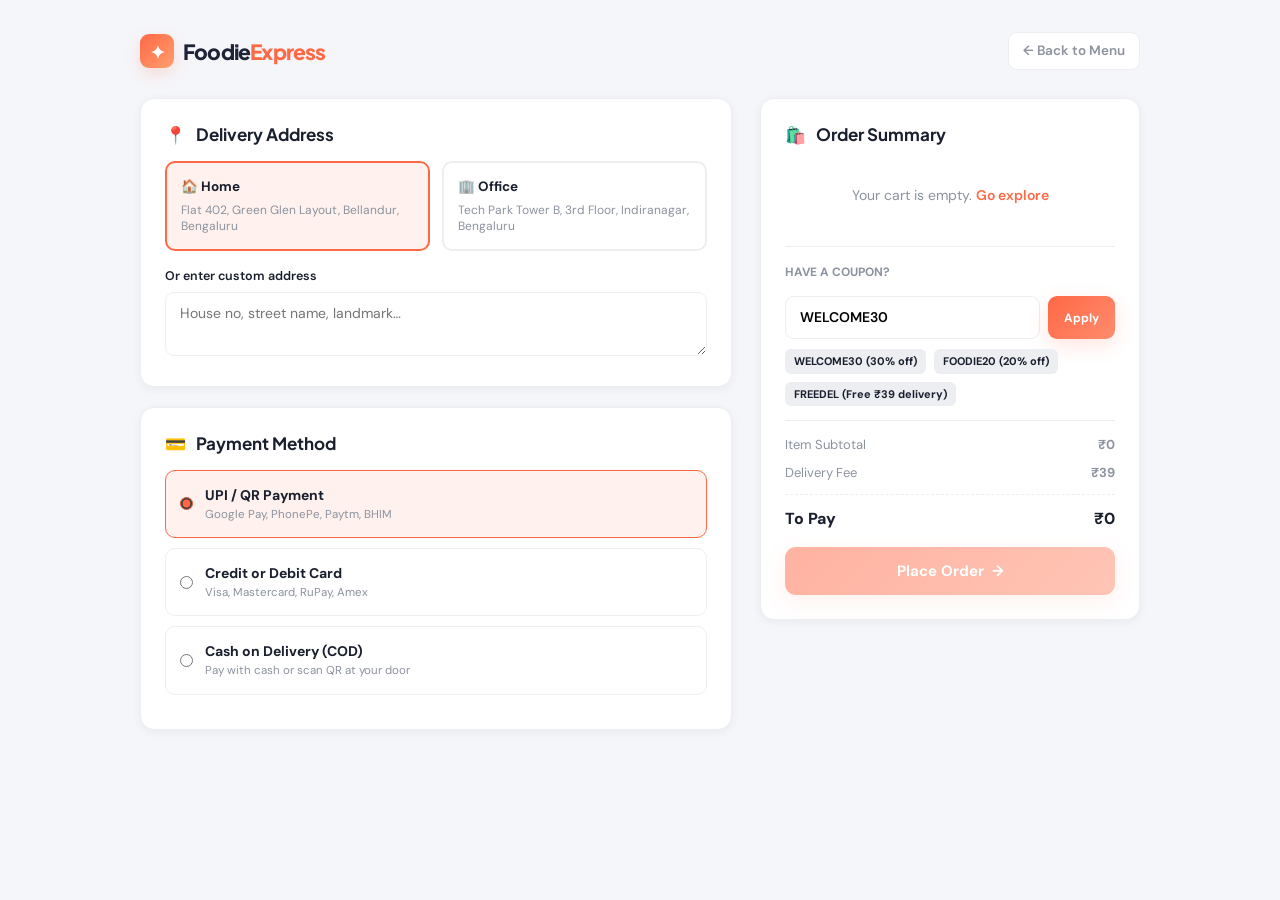
<file: frontend/checkout.html>
<!DOCTYPE html>
<html lang="en">
<head>
  <meta charset="UTF-8">
  <meta name="viewport" content="width=device-width, initial-scale=1.0">
  <title>Checkout — FoodieExpress</title>
  <link rel="preconnect" href="https://fonts.googleapis.com">
  <link rel="preconnect" href="https://fonts.gstatic.com" crossorigin>
  <link href="https://fonts.googleapis.com/css2?family=DM+Sans:wght@400;500;600;700&family=Plus+Jakarta+Sans:wght@600;700;800&display=swap" rel="stylesheet">
  <link rel="stylesheet" href="css/style.css">
  <style>
    .checkout-page {
      max-width: 1040px;
      margin: 0 auto;
      padding: 32px 20px 80px;
    }
    .checkout-nav {
      display: flex;
      align-items: center;
      justify-content: space-between;
      margin-bottom: 28px;
    }
    .checkout-back-link {
      display: inline-flex;
      align-items: center;
      gap: 8px;
      color: var(--muted);
      font-weight: 600;
      font-size: 13.5px;
      padding: 8px 14px;
      background: var(--white);
      border: 1px solid var(--line);
      border-radius: 9px;
      transition: all var(--transition);
    }
    .checkout-back-link:hover {
      color: var(--orange);
      border-color: var(--orange);
    }
    .checkout-grid {
      display: grid;
      grid-template-columns: 1fr 380px;
      gap: 28px;
      align-items: start;
    }
    @media (max-width: 860px) {
      .checkout-grid {
        grid-template-columns: 1fr;
      }
    }
    .checkout-card {
      background: var(--white);
      border: 1px solid var(--line);
      border-radius: var(--radius);
      padding: 24px;
      margin-bottom: 20px;
      box-shadow: var(--shadow-sm);
    }
    .checkout-card h3 {
      font: 700 17px "Plus Jakarta Sans", sans-serif;
      margin-bottom: 16px;
      display: flex;
      align-items: center;
      gap: 10px;
    }
    .saved-addr-grid {
      display: grid;
      grid-template-columns: repeat(auto-fit, minmax(200px, 1fr));
      gap: 12px;
      margin-bottom: 16px;
    }
    .addr-card {
      border: 2px solid var(--line);
      border-radius: 10px;
      padding: 14px;
      cursor: pointer;
      transition: all var(--transition);
    }
    .addr-card.selected {
      border-color: var(--orange);
      background: var(--orange-soft);
    }
    .addr-card strong {
      display: block;
      font-size: 13.5px;
      margin-bottom: 4px;
    }
    .addr-card p {
      font-size: 12px;
      color: var(--muted);
      line-height: 1.4;
      margin: 0;
    }
    .payment-option {
      display: flex;
      align-items: center;
      gap: 12px;
      padding: 14px;
      border: 1.5px solid var(--line);
      border-radius: 10px;
      margin-bottom: 10px;
      cursor: pointer;
      transition: all var(--transition);
    }
    .payment-option:hover {
      border-color: var(--muted);
    }
    .payment-option.selected {
      border-color: var(--orange);
      background: var(--orange-soft);
    }
    .payment-option input[type="radio"] {
      accent-color: var(--orange);
    }
    .coupon-box {
      display: flex;
      gap: 8px;
      margin-top: 14px;
    }
    .coupon-box input {
      flex: 1;
      padding: 10px 14px;
      border: 1.5px solid var(--line);
      border-radius: 9px;
      text-transform: uppercase;
      font-weight: 600;
    }
    .coupon-pills {
      display: flex;
      flex-wrap: wrap;
      gap: 8px;
      margin-top: 10px;
    }
    .coupon-pill {
      font-size: 11px;
      font-weight: 700;
      padding: 4px 9px;
      background: var(--line);
      border-radius: 6px;
      cursor: pointer;
      transition: all .2s;
    }
    .coupon-pill:hover {
      background: var(--orange-soft);
      color: var(--orange);
    }
    .order-items-list {
      max-height: 240px;
      overflow-y: auto;
      margin-bottom: 16px;
    }
    .order-item-row {
      display: flex;
      justify-content: space-between;
      padding: 10px 0;
      border-bottom: 1px solid var(--line);
      font-size: 13px;
    }
    .bill-row {
      display: flex;
      justify-content: space-between;
      font-size: 13px;
      margin-bottom: 8px;
      color: var(--muted);
    }
    .bill-row.total-row {
      font-size: 16px;
      font-weight: 800;
      color: var(--ink);
      border-top: 1.5px dashed var(--line);
      padding-top: 12px;
      margin-top: 12px;
    }
    .place-order-btn {
      width: 100%;
      height: 48px;
      font-size: 15px;
      font-weight: 700;
      border-radius: 11px;
      background: linear-gradient(135deg, var(--orange), var(--orange-mid));
      color: white;
      box-shadow: 0 6px 20px var(--orange-glow);
      display: flex;
      align-items: center;
      justify-content: center;
      gap: 8px;
      transition: all var(--transition);
      margin-top: 16px;
    }
    .place-order-btn:hover {
      transform: translateY(-2px);
      box-shadow: 0 10px 26px rgba(255,104,69,.4);
    }
  </style>
</head>
<body>
  <div class="checkout-page">
    <div class="checkout-nav">
      <a href="index.html" class="brand" style="padding:0">
        <span class="brand-mark">✦</span>
        <span>Foodie<span>Express</span></span>
      </a>
      <a href="index.html" class="checkout-back-link">← Back to Menu</a>
    </div>

    <div class="checkout-grid" id="checkoutGrid">
      <!-- Left Column: Delivery & Payment -->
      <div class="checkout-main">
        <!-- Delivery Address -->
        <div class="checkout-card">
          <h3><span>📍</span> Delivery Address</h3>
          <div class="saved-addr-grid" id="addressGrid">
            <div class="addr-card selected" data-address="Flat 402, Green Glen Layout, Bellandur, Bengaluru">
              <strong>🏠 Home</strong>
              <p>Flat 402, Green Glen Layout, Bellandur, Bengaluru</p>
            </div>
            <div class="addr-card" data-address="Tech Park Tower B, 3rd Floor, Indiranagar, Bengaluru">
              <strong>🏢 Office</strong>
              <p>Tech Park Tower B, 3rd Floor, Indiranagar, Bengaluru</p>
            </div>
          </div>
          <label style="display:block;font-size:12.5px;font-weight:600;margin-bottom:6px">Or enter custom address</label>
          <textarea id="customAddressInput" rows="2" style="width:100%;padding:10px 14px;border:1.5px solid var(--line);border-radius:9px" placeholder="House no, street name, landmark…"></textarea>
        </div>

        <!-- Payment Method -->
        <div class="checkout-card">
          <h3><span>💳</span> Payment Method</h3>
          <div class="payment-options">
            <label class="payment-option selected">
              <input type="radio" name="payment" value="UPI" checked>
              <div>
                <strong>UPI / QR Payment</strong>
                <p style="font-size:11.5px;color:var(--muted);margin:0">Google Pay, PhonePe, Paytm, BHIM</p>
              </div>
            </label>
            <label class="payment-option">
              <input type="radio" name="payment" value="CARD">
              <div>
                <strong>Credit or Debit Card</strong>
                <p style="font-size:11.5px;color:var(--muted);margin:0">Visa, Mastercard, RuPay, Amex</p>
              </div>
            </label>
            <label class="payment-option">
              <input type="radio" name="payment" value="COD">
              <div>
                <strong>Cash on Delivery (COD)</strong>
                <p style="font-size:11.5px;color:var(--muted);margin:0">Pay with cash or scan QR at your door</p>
              </div>
            </label>
          </div>
        </div>
      </div>

      <!-- Right Column: Order Summary & Coupon -->
      <aside class="checkout-sidebar">
        <div class="checkout-card">
          <h3><span>🛍️</span> Order Summary</h3>
          <div class="order-items-list" id="orderItemsList"></div>

          <!-- Coupon code -->
          <div style="border-top:1px solid var(--line);padding-top:14px;margin-top:10px">
            <label style="font-size:12px;font-weight:700;color:var(--muted)">HAVE A COUPON?</label>
            <div class="coupon-box">
              <input type="text" id="couponInput" placeholder="ENTER CODE" value="WELCOME30">
              <button class="primary-button" id="applyCouponBtn" style="padding:0 16px;height:auto">Apply</button>
            </div>
            <div class="coupon-pills">
              <span class="coupon-pill" data-code="WELCOME30">WELCOME30 (30% off)</span>
              <span class="coupon-pill" data-code="FOODIE20">FOODIE20 (20% off)</span>
              <span class="coupon-pill" data-code="FREEDEL">FREEDEL (Free ₹39 delivery)</span>
            </div>
            <div id="couponStatus" style="font-size:11.5px;margin-top:6px;font-weight:600"></div>
          </div>

          <!-- Price breakdown -->
          <div style="border-top:1px solid var(--line);padding-top:14px;margin-top:14px">
            <div class="bill-row"><span>Item Subtotal</span><strong id="billSubtotal">₹0</strong></div>
            <div class="bill-row"><span>Delivery Fee</span><strong id="billDelivery">₹39</strong></div>
            <div class="bill-row" id="discountRow" style="display:none;color:#3fa278"><span>Promo Discount</span><strong id="billDiscount">-₹0</strong></div>
            <div class="bill-row total-row"><span>To Pay</span><span id="billTotal">₹0</span></div>
          </div>

          <button class="place-order-btn" id="placeOrderBtn">
            <span>Place Order</span> <span>→</span>
          </button>
        </div>
      </aside>
    </div>
  </div>

  <div class="toast" id="toast"></div>

  <script src="js/food-data.js"></script>
  <script src="js/api.js"></script>
  <script>
    if (localStorage.getItem("darkMode") === "true") {
      document.documentElement.classList.add("dark");
    }

    let activeCoupon = "WELCOME30";
    let selectedAddress = "Flat 402, Green Glen Layout, Bellandur, Bengaluru";

    function showToast(msg) {
      const t = document.getElementById("toast");
      t.textContent = msg;
      t.classList.add("show");
      setTimeout(() => t.classList.remove("show"), 2400);
    }

    function renderSummary() {
      const cart = foodieApi.getCart();
      const listEl = document.getElementById("orderItemsList");

      if (!cart.length) {
        listEl.innerHTML = `<div style="text-align:center;padding:24px 10px;color:var(--muted)">Your cart is empty. <a href="index.html" style="color:var(--orange);font-weight:600">Go explore</a></div>`;
        document.getElementById("placeOrderBtn").disabled = true;
        document.getElementById("placeOrderBtn").style.opacity = "0.5";
        return;
      }

      document.getElementById("placeOrderBtn").disabled = false;
      document.getElementById("placeOrderBtn").style.opacity = "1";

      listEl.innerHTML = cart.map(item => `
        <div class="order-item-row">
          <div>
            <strong>${item.name}</strong>
            <div style="font-size:11px;color:var(--muted)">Qty: ${item.qty}</div>
          </div>
          <div>₹${(item.price * item.qty).toLocaleString("en-IN")}</div>
        </div>`).join("");

      const totals = foodieApi.getCartTotals(activeCoupon);
      document.getElementById("billSubtotal").textContent = `₹${totals.subtotal.toLocaleString("en-IN")}`;
      document.getElementById("billDelivery").textContent = totals.deliveryFee ? `₹${totals.deliveryFee}` : "FREE";
      
      const discRow = document.getElementById("discountRow");
      if (totals.discount > 0) {
        discRow.style.display = "flex";
        document.getElementById("billDiscount").textContent = `-₹${totals.discount.toLocaleString("en-IN")}`;
        document.getElementById("couponStatus").textContent = `✓ ${totals.appliedCoupon.label}`;
        document.getElementById("couponStatus").style.color = "#3fa278";
      } else {
        discRow.style.display = "none";
        document.getElementById("couponStatus").textContent = activeCoupon ? "Invalid or inapplicable code" : "";
        document.getElementById("couponStatus").style.color = "#e5484d";
      }

      document.getElementById("billTotal").textContent = `₹${totals.total.toLocaleString("en-IN")}`;
    }

    // Address selection
    document.querySelectorAll(".addr-card").forEach(card => {
      card.onclick = () => {
        document.querySelectorAll(".addr-card").forEach(c => c.classList.remove("selected"));
        card.classList.add("selected");
        selectedAddress = card.dataset.address;
        document.getElementById("customAddressInput").value = "";
      };
    });

    document.getElementById("customAddressInput").oninput = (e) => {
      if (e.target.value.trim()) {
        document.querySelectorAll(".addr-card").forEach(c => c.classList.remove("selected"));
        selectedAddress = e.target.value.trim();
      }
    };

    // Payment selection
    document.querySelectorAll(".payment-option").forEach(opt => {
      opt.onclick = () => {
        document.querySelectorAll(".payment-option").forEach(o => o.classList.remove("selected"));
        opt.classList.add("selected");
        opt.querySelector("input").checked = true;
      };
    });

    // Coupon buttons
    document.querySelectorAll(".coupon-pill").forEach(pill => {
      pill.onclick = () => {
        activeCoupon = pill.dataset.code;
        document.getElementById("couponInput").value = activeCoupon;
        renderSummary();
        showToast(`Coupon ${activeCoupon} applied!`);
      };
    });

    document.getElementById("applyCouponBtn").onclick = () => {
      activeCoupon = document.getElementById("couponInput").value.trim();
      renderSummary();
      showToast(`Coupon evaluated`);
    };

    // Place order
    document.getElementById("placeOrderBtn").onclick = async () => {
      const cart = foodieApi.getCart();
      if (!cart.length) {
        showToast("Add items to your cart first!");
        return;
      }

      const finalAddress = document.getElementById("customAddressInput").value.trim() || selectedAddress;
      const paymentMethod = document.querySelector('input[name="payment"]:checked')?.value || "COD";

      const btn = document.getElementById("placeOrderBtn");
      btn.textContent = "Processing order…";
      btn.disabled = true;

      try {
        const order = await foodieApi.createOrder(finalAddress, paymentMethod, activeCoupon);
        showToast("🎉 Order placed successfully!", 3000);
        setTimeout(() => {
          window.location.href = "index.html#orders";
        }, 800);
      } catch (err) {
        showToast(`Error: ${err.message}`);
        btn.textContent = "Place Order →";
        btn.disabled = false;
      }
    };

    renderSummary();
  </script>
</body>
</html>
</file>
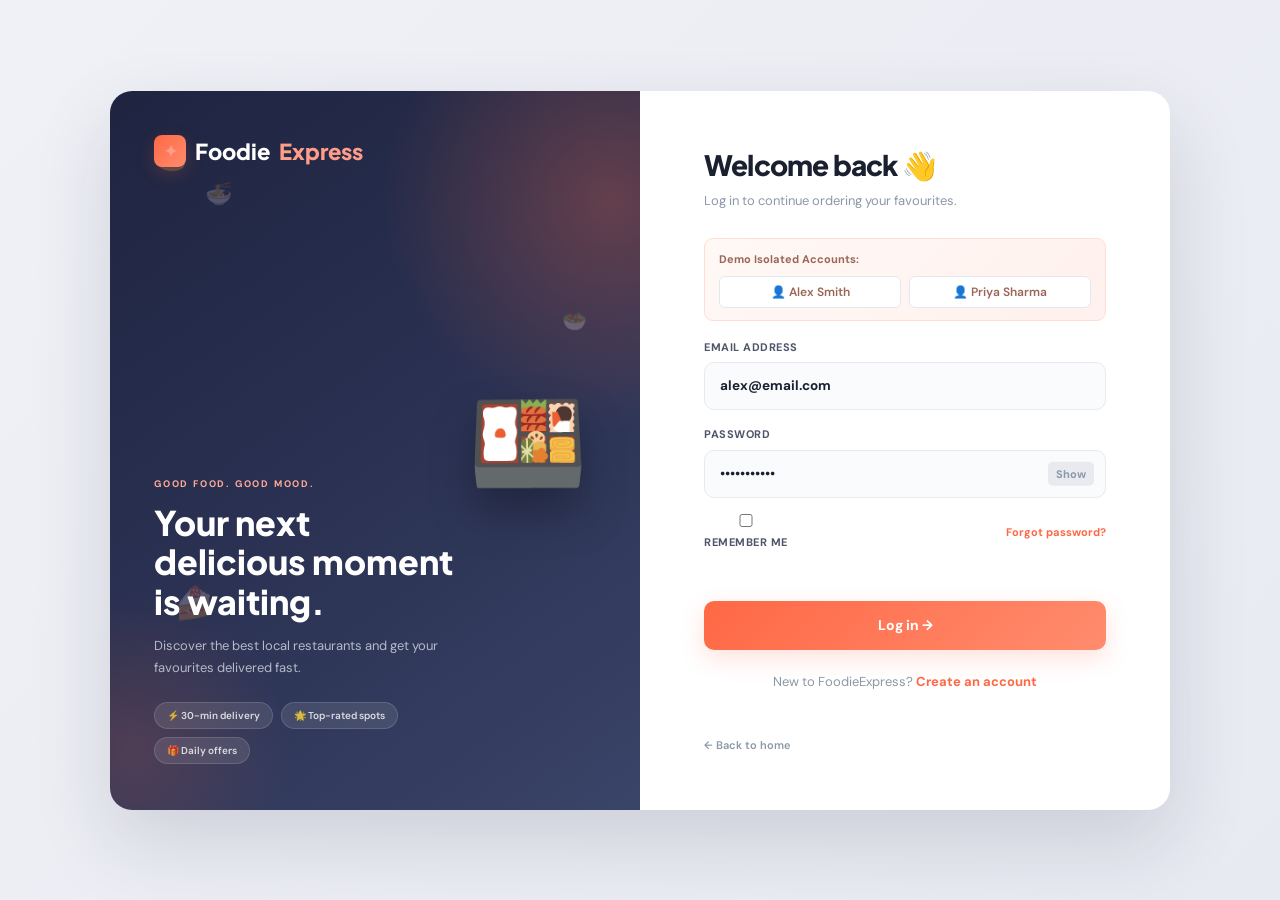
<file: frontend/login.html>
<!DOCTYPE html>
<html lang="en">
<head>
  <meta charset="UTF-8"><meta name="viewport" content="width=device-width, initial-scale=1.0">
  <title>Login — FoodieExpress</title>
  <link rel="preconnect" href="https://fonts.googleapis.com"><link rel="preconnect" href="https://fonts.gstatic.com" crossorigin>
  <link href="https://fonts.googleapis.com/css2?family=DM+Sans:wght@400;500;600;700&family=Plus+Jakarta+Sans:wght@600;700;800&display=swap" rel="stylesheet">
  <link rel="stylesheet" href="auth.css">
</head>
<body>
  <main class="auth-shell">
    <!-- Art panel -->
    <section class="auth-art">
      <!-- floating food emojis -->
      <span class="float-emoji">🍔</span>
      <span class="float-emoji">🍜</span>
      <span class="float-emoji">🍰</span>
      <span class="float-emoji">🥗</span>

      <a class="brand" href="index.html">
        <span class="brand-mark-auth">✦</span>
        Foodie<span>Express</span>
      </a>

      <div class="food-orbit">🍱</div>

      <div class="art-copy">
        <span class="eyebrow">Good food. Good mood.</span>
        <h1>Your next delicious moment is waiting.</h1>
        <p>Discover the best local restaurants and get your favourites delivered fast.</p>
        <div class="art-chips">
          <span class="art-chip">⚡ 30-min delivery</span>
          <span class="art-chip">🌟 Top-rated spots</span>
          <span class="art-chip">🎁 Daily offers</span>
        </div>
      </div>
    </section>

    <!-- Form panel -->
    <section class="auth-panel">
      <h2>Welcome back 👋</h2>
      <p>Log in to continue ordering your favourites.</p>
      <div class="demo-note">
        <strong>Demo Isolated Accounts:</strong>
        <div style="display:flex;gap:8px;margin-top:8px">
          <button type="button" class="demo-user-pill" data-fill-email="alex@email.com" data-fill-pass="password123" style="flex:1;padding:6px 10px;border-radius:6px;border:1px solid #e2e8f0;background:#fff;font-size:12px;cursor:pointer;font-weight:600">
            👤 Alex Smith
          </button>
          <button type="button" class="demo-user-pill" data-fill-email="priya@email.com" data-fill-pass="password123" style="flex:1;padding:6px 10px;border-radius:6px;border:1px solid #e2e8f0;background:#fff;font-size:12px;cursor:pointer;font-weight:600">
            👤 Priya Sharma
          </button>
        </div>
      </div>
      <form class="auth-form" id="authForm" data-mode="login">
        <label>Email address
          <input id="email" type="email" placeholder="you@example.com" value="alex@email.com" required>
        </label>
        <label>Password
          <div class="password-wrap">
            <input id="password" type="password" placeholder="••••••••" value="password123" required>
            <button type="button" data-toggle-password="password">Show</button>
          </div>
        </label>
        <div class="form-row">
          <label class="check"><input type="checkbox"> Remember me</label>
          <a class="auth-switch-link" href="#">Forgot password?</a>
        </div>
        <div class="error" id="formError"></div>
        <button class="auth-button" type="submit">Log in →</button>
      </form>
      <p class="auth-switch">New to FoodieExpress? <a href="register.html">Create an account</a></p>
      <a class="back-link" href="landing.html">← Back to home</a>
    </section>
  </main>
  <script src="js/api.js"></script>
  <script src="js/auth.js"></script>
</body>
</html>
</file>
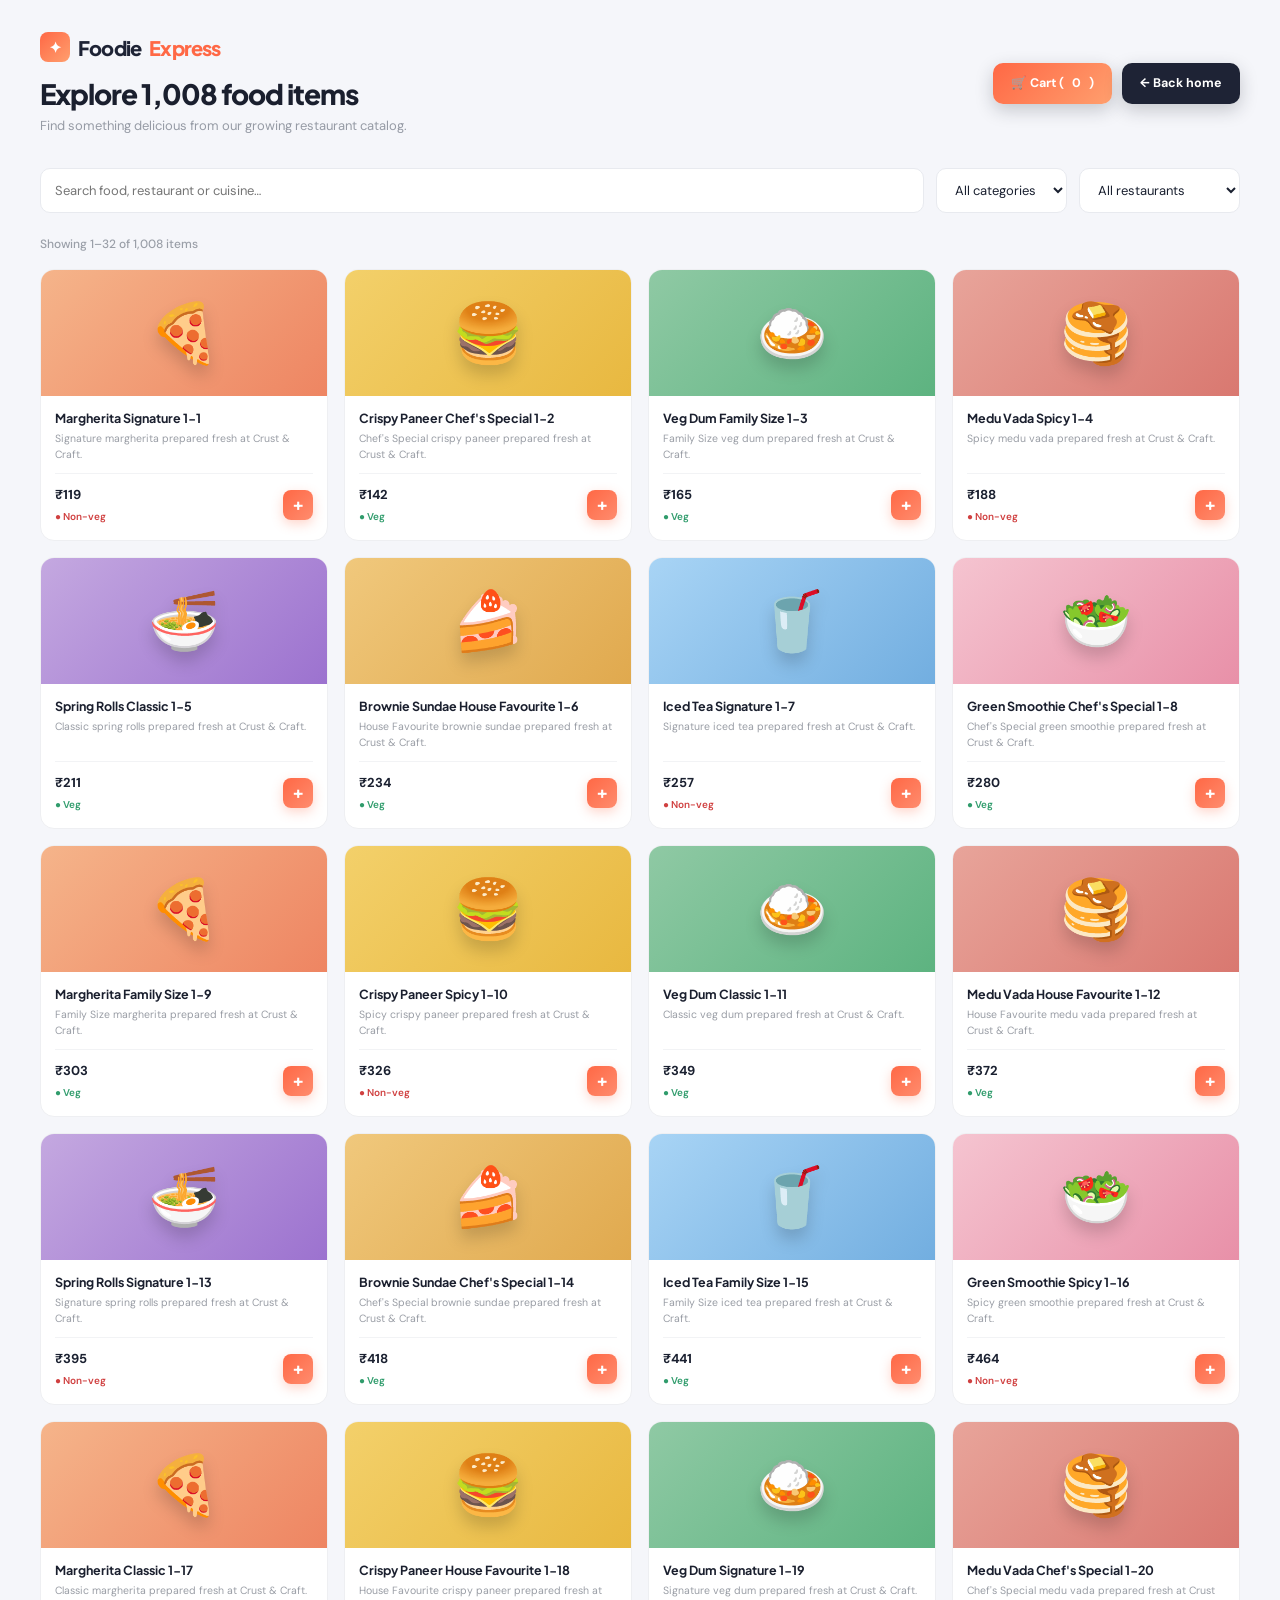
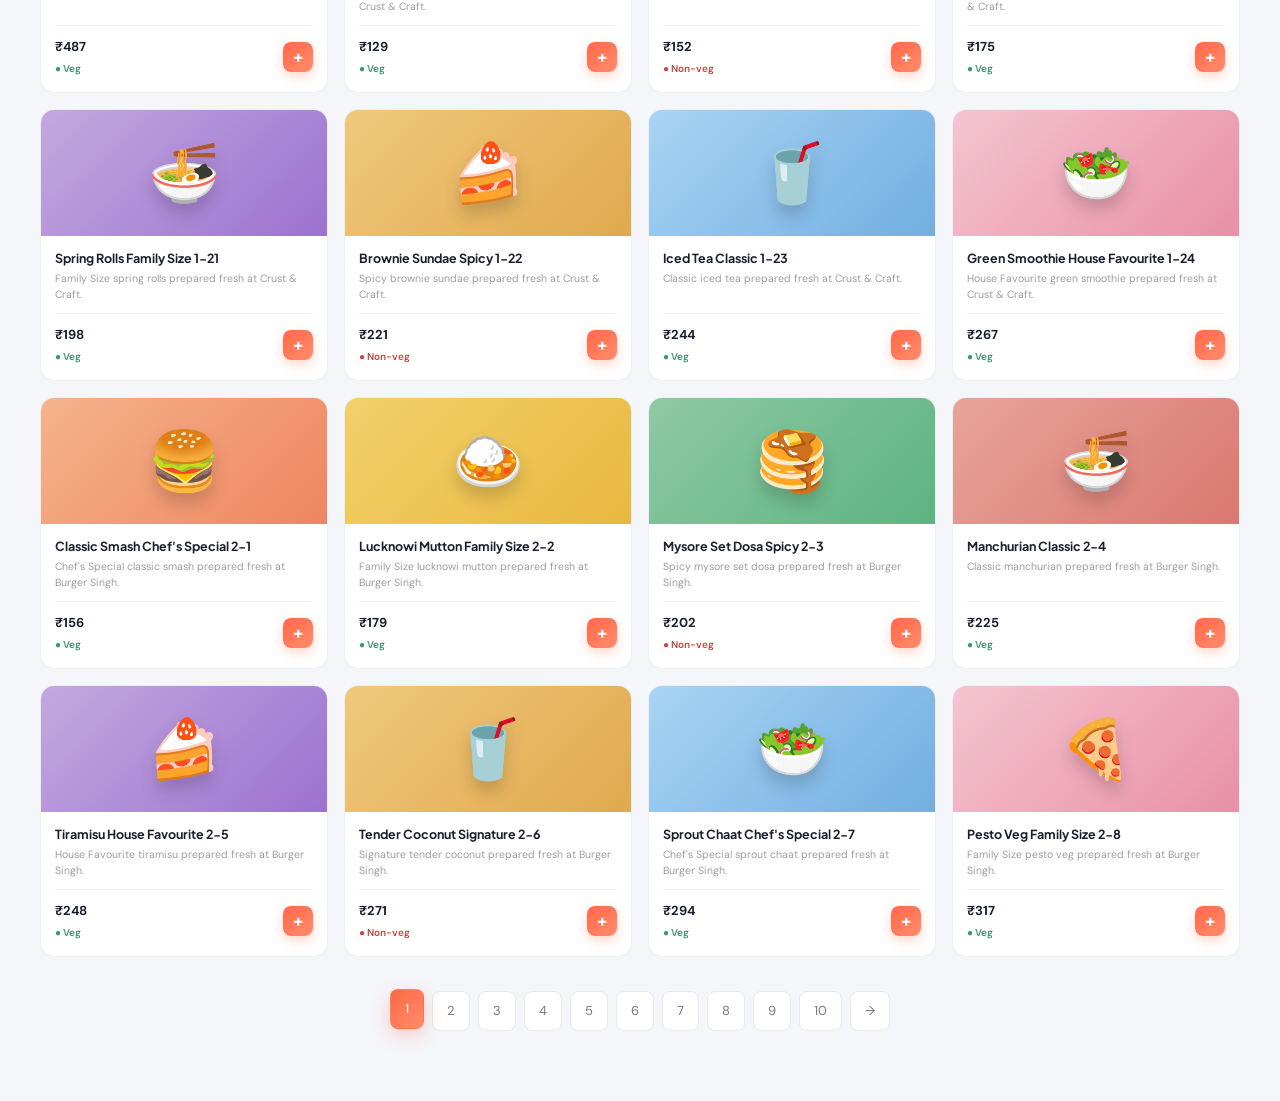
<file: frontend/menu.html>
<!DOCTYPE html>
<html lang="en">
<head>
  <meta charset="UTF-8"><meta name="viewport" content="width=device-width, initial-scale=1.0">
  <title>Food menu — FoodieExpress</title>
  <link rel="preconnect" href="https://fonts.googleapis.com"><link rel="preconnect" href="https://fonts.gstatic.com" crossorigin>
  <link href="https://fonts.googleapis.com/css2?family=DM+Sans:wght@400;500;600;700&family=Plus+Jakarta+Sans:wght@600;700;800&display=swap" rel="stylesheet">
  <link rel="stylesheet" href="css/style.css">
  <style>
    /* ── Menu page overrides ─────────────────────────────── */
    body { background: #f5f6fa; }

    .menu-page {
      width: min(1200px, calc(100% - 36px));
      margin: auto;
      padding: 32px 0 70px;
    }

    /* top bar */
    .menu-topbar {
      display: flex;
      justify-content: space-between;
      align-items: center;
      margin-bottom: 32px;
      gap: 20px;
    }
    .menu-topbar h1 {
      font: 800 28px "Plus Jakarta Sans", sans-serif;
      letter-spacing: -1px;
      margin: 0 0 5px;
    }
    .menu-topbar p { color: #969ba5; font-size: 13px; }

    /* search & filters */
    .menu-tools {
      display: flex;
      gap: 12px;
      margin-bottom: 22px;
    }
    .menu-tools input,
    .menu-tools select {
      border: 1.5px solid #e8eaef;
      border-radius: 10px;
      padding: 12px 14px;
      background: #fff;
      outline: 0;
      font-size: 13px;
      color: #1a2030;
      transition: border-color .2s, box-shadow .2s;
    }
    .menu-tools input { flex: 1; }
    .menu-tools input:focus,
    .menu-tools select:focus {
      border-color: #ff6845;
      box-shadow: 0 0 0 4px rgba(255,104,69,.16);
    }

    /* result count */
    .menu-count { color: #9a9fa8; font-size: 12px; margin-bottom: 16px; font-weight: 500; }

    /* food grid */
    .food-grid {
      display: grid;
      grid-template-columns: repeat(4, 1fr);
      gap: 16px;
    }

    /* food card */
    .food-card {
      background: #fff;
      border: 1px solid #eeeff2;
      border-radius: 14px;
      overflow: hidden;
      transition: transform .22s cubic-bezier(.4,0,.2,1), box-shadow .22s cubic-bezier(.4,0,.2,1), border-color .22s;
    }
    .food-card:hover {
      transform: translateY(-6px);
      box-shadow: 0 18px 44px rgba(26,31,46,.1);
      border-color: transparent;
    }

    .food-card-art {
      height: 126px;
      display: grid;
      place-items: center;
      font-size: 58px;
      position: relative;
      overflow: hidden;
    }
    /* colourful gradient backgrounds that cycle */
    .food-card:nth-child(8n+1) .food-card-art { background: linear-gradient(135deg,#f5b48a,#ee8562); }
    .food-card:nth-child(8n+2) .food-card-art { background: linear-gradient(135deg,#f3d06a,#e8b840); }
    .food-card:nth-child(8n+3) .food-card-art { background: linear-gradient(135deg,#8fc9a4,#5db380); }
    .food-card:nth-child(8n+4) .food-card-art { background: linear-gradient(135deg,#e8a49a,#d97870); }
    .food-card:nth-child(8n+5) .food-card-art { background: linear-gradient(135deg,#c4a8e0,#9c72cf); }
    .food-card:nth-child(8n+6) .food-card-art { background: linear-gradient(135deg,#f0c87c,#e0a94e); }
    .food-card:nth-child(8n+7) .food-card-art { background: linear-gradient(135deg,#a8d4f5,#72aee0); }
    .food-card:nth-child(8n+8) .food-card-art { background: linear-gradient(135deg,#f5c4d0,#e890a8); }

    .food-card-art span {
      filter: drop-shadow(0 10px 8px rgba(0,0,0,.16));
      transition: transform .22s ease;
    }
    .food-card:hover .food-card-art span { transform: scale(1.1) rotate(-8deg); }

    .food-card-info { padding: 14px; }
    .food-card-info h3 {
      font: 700 12.5px "Plus Jakarta Sans", sans-serif;
      margin: 0 0 5px;
      white-space: nowrap;
      overflow: hidden;
      text-overflow: ellipsis;
    }
    .food-card-info p {
      color: #999da5;
      font-size: 10.5px;
      line-height: 1.55;
      height: 32px;
      overflow: hidden;
      margin: 0 0 10px;
    }

    .food-card-footer {
      display: flex;
      align-items: center;
      justify-content: space-between;
      border-top: 1px solid #f2f3f5;
      padding-top: 10px;
    }
    .food-card-footer strong { font-size: 13px; color: #1a2030; }
    .veg { color: #309c6c; font-size: 10px; font-weight: 600; }
    .food-card-footer .add-btn {
      background: linear-gradient(135deg, #ff6845, #ff8c6e);
      color: white;
      border: 0;
      border-radius: 8px;
      width: 30px;
      height: 30px;
      font-size: 18px;
      font-weight: 700;
      cursor: pointer;
      display: grid;
      place-items: center;
      box-shadow: 0 4px 12px rgba(255,104,69,.28);
      transition: transform .18s, box-shadow .18s;
    }
    .food-card-footer .add-btn:hover { transform: scale(1.12); box-shadow: 0 8px 20px rgba(255,104,69,.4); }

    /* pagination */
    .menu-pager {
      display: flex;
      justify-content: center;
      gap: 8px;
      margin-top: 34px;
      flex-wrap: wrap;
    }
    .menu-pager button {
      border: 1.5px solid #e8eaef;
      background: #fff;
      border-radius: 8px;
      padding: 9px 14px;
      color: #747a86;
      font-size: 13px;
      transition: background .2s, color .2s, border-color .2s, transform .2s;
      cursor: pointer;
    }
    .menu-pager button.active,
    .menu-pager button:hover {
      background: linear-gradient(135deg, #ff6845, #ff8c6e);
      color: #fff;
      border-color: transparent;
      box-shadow: 0 6px 18px rgba(255,104,69,.3);
      transform: translateY(-2px);
    }

    /* back button */
    .back-btn {
      display: inline-flex;
      align-items: center;
      gap: 8px;
      background: #1e2335;
      color: white;
      padding: 11px 18px;
      border-radius: 10px;
      font-weight: 700;
      font-size: 12.5px;
      text-decoration: none;
      box-shadow: 0 6px 18px rgba(26,31,46,.22);
      transition: transform .2s, box-shadow .2s;
    }
    .back-btn:hover { transform: translateY(-2px); box-shadow: 0 10px 26px rgba(26,31,46,.3); }

    @media (max-width: 860px) { .food-grid { grid-template-columns: repeat(3, 1fr); } }
    @media (max-width: 580px) {
      .menu-topbar { display: block; }
      .menu-tools { display: grid; }
      .food-grid { grid-template-columns: repeat(2, 1fr); }
    }
    @media (max-width: 360px) { .food-grid { grid-template-columns: 1fr; } }
  </style>
</head>
<body>
  <main class="menu-page">
    <div class="menu-topbar">
      <div>
        <a class="brand" style="color:#1e2335;padding:0 0 14px;display:inline-flex;gap:8px;font:800 20px 'Plus Jakarta Sans',sans-serif;text-decoration:none;" href="index.html">
          <span style="background:linear-gradient(135deg,#ff6845,#ff9f6e);width:30px;height:30px;border-radius:8px;display:grid;place-items:center;color:white;font-size:15px;">✦</span>
          Foodie<span style="color:#ff6845;">Express</span>
        </a>
        <h1>Explore 1,008 food items</h1>
        <p>Find something delicious from our growing restaurant catalog.</p>
      </div>
      <div style="display:flex;align-items:center;gap:10px">
        <a class="back-btn" href="checkout.html" id="menuCartBtn" style="background:linear-gradient(135deg,#ff6845,#ff9f6e);color:white">🛒 Cart (<span id="menuCartCount">0</span>)</a>
        <a class="back-btn" href="index.html">← Back home</a>
      </div>
    </div>

    <div class="menu-tools">
      <input id="menuSearch" type="search" placeholder="Search food, restaurant or cuisine…">
      <select id="menuCategory"><option value="All">All categories</option></select>
      <select id="menuRestaurant"><option value="All">All restaurants</option></select>
    </div>

    <div class="menu-count" id="menuCount"></div>
    <section class="food-grid" id="foodGrid"></section>
    <div class="menu-pager" id="menuPager"></div>
  </main>
  <script src="js/food-data.js"></script>
  <script src="js/api.js"></script>
  <script src="js/menu.js"></script>
</body>
</html>
</file>
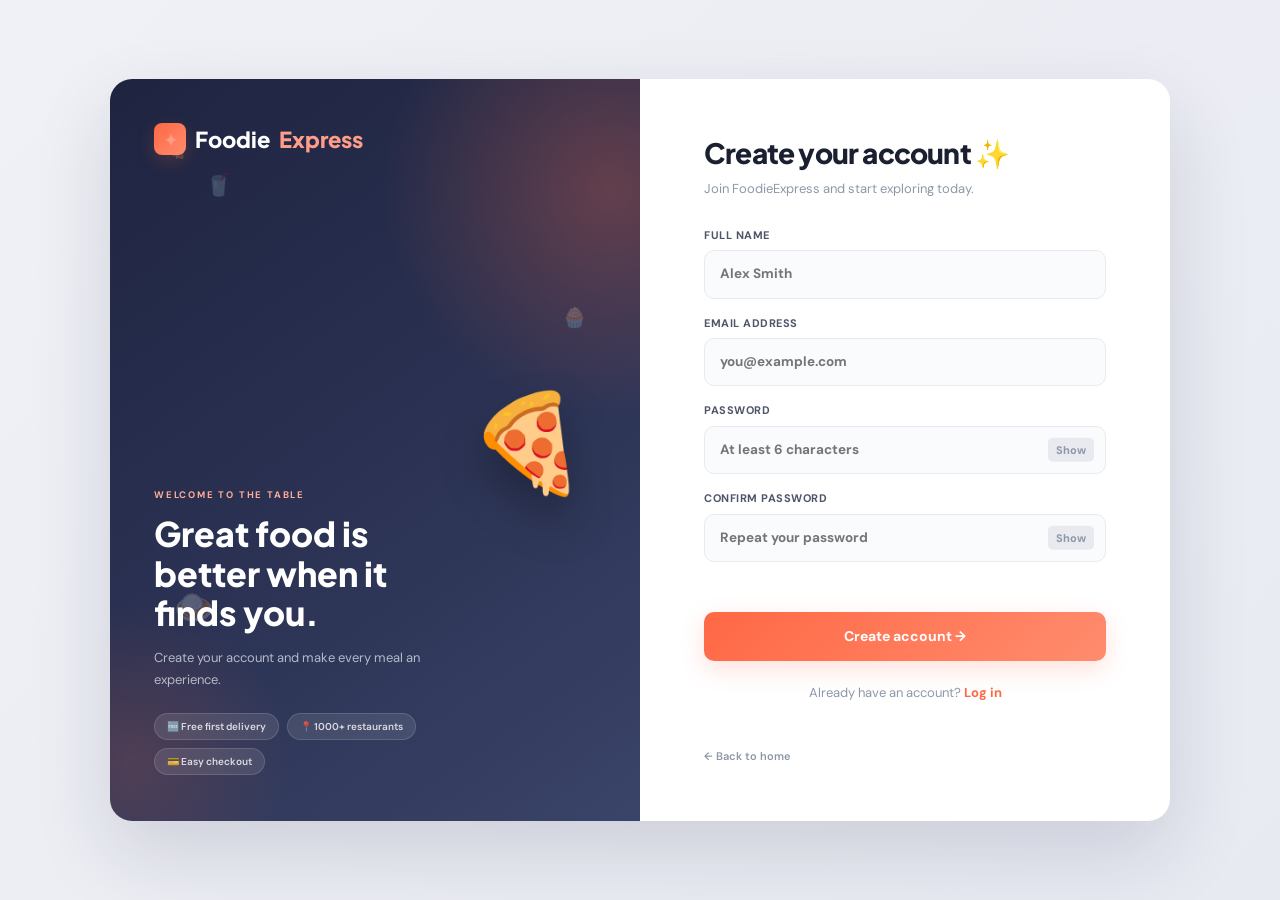
<file: frontend/register.html>
<!DOCTYPE html>
<html lang="en">
<head>
  <meta charset="UTF-8"><meta name="viewport" content="width=device-width, initial-scale=1.0">
  <title>Create account — FoodieExpress</title>
  <link rel="preconnect" href="https://fonts.googleapis.com"><link rel="preconnect" href="https://fonts.gstatic.com" crossorigin>
  <link href="https://fonts.googleapis.com/css2?family=DM+Sans:wght@400;500;600;700&family=Plus+Jakarta+Sans:wght@600;700;800&display=swap" rel="stylesheet">
  <link rel="stylesheet" href="auth.css">
</head>
<body>
  <main class="auth-shell">
    <!-- Art panel -->
    <section class="auth-art">
      <!-- floating food emojis -->
      <span class="float-emoji">🍕</span>
      <span class="float-emoji">🥤</span>
      <span class="float-emoji">🍛</span>
      <span class="float-emoji">🧁</span>

      <a class="brand" href="index.html">
        <span class="brand-mark-auth">✦</span>
        Foodie<span>Express</span>
      </a>

      <div class="food-orbit">🍕</div>

      <div class="art-copy">
        <span class="eyebrow">Welcome to the table</span>
        <h1>Great food is better when it finds you.</h1>
        <p>Create your account and make every meal an experience.</p>
        <div class="art-chips">
          <span class="art-chip">🆓 Free first delivery</span>
          <span class="art-chip">📍 1000+ restaurants</span>
          <span class="art-chip">💳 Easy checkout</span>
        </div>
      </div>
    </section>

    <!-- Form panel -->
    <section class="auth-panel">
      <h2>Create your account ✨</h2>
      <p>Join FoodieExpress and start exploring today.</p>
      <form class="auth-form" id="authForm" data-mode="register">
        <label>Full name
          <input id="name" type="text" placeholder="Alex Smith" required>
        </label>
        <label>Email address
          <input id="email" type="email" placeholder="you@example.com" required>
        </label>
        <label>Password
          <div class="password-wrap">
            <input id="password" type="password" placeholder="At least 6 characters" required>
            <button type="button" data-toggle-password="password">Show</button>
          </div>
        </label>
        <label>Confirm password
          <div class="password-wrap">
            <input id="confirmPassword" type="password" placeholder="Repeat your password" required>
            <button type="button" data-toggle-password="confirmPassword">Show</button>
          </div>
        </label>
        <div class="error" id="formError"></div>
        <button class="auth-button" type="submit">Create account →</button>
      </form>
      <p class="auth-switch">Already have an account? <a href="login.html">Log in</a></p>
      <a class="back-link" href="landing.html">← Back to home</a>
    </section>
  </main>
  <script src="js/api.js"></script>
  <script src="js/auth.js"></script>
</body>
</html>
</file>
<file: frontend/css/style.css>
/* ── Design tokens ───────────────────────────────────────────── */
:root {
  --ink: #1a1f2e;
  --muted: #8c929e;
  --line: #eceef1;
  --orange: #ff6845;
  --orange-mid: #ff8c6e;
  --orange-soft: #fff1ed;
  --orange-glow: rgba(255,104,69,.18);
  --navy: #1e2335;
  --navy2: #272d42;
  --bg: #f5f6fa;
  --white: #ffffff;
  --green: #3fa278;
  --green-soft: #eaf7f0;
  --shadow-sm: 0 2px 10px rgba(26,31,46,.06);
  --shadow: 0 18px 45px rgba(26,31,46,.10);
  --shadow-lg: 0 28px 70px rgba(26,31,46,.16);
  --radius: 14px;
  --radius-sm: 9px;
  --sidebar-w: 244px;
  --transition: .22s cubic-bezier(.4,0,.2,1);
}

/* ── Reset & base ────────────────────────────────────────────── */
*, *::before, *::after { box-sizing: border-box; margin: 0; padding: 0; }
html { scroll-behavior: smooth; }
body {
  background: var(--bg);
  color: var(--ink);
  font: 14px/1.5 "DM Sans", sans-serif;
  min-height: 100vh;
  -webkit-font-smoothing: antialiased;
}
button, input, select, textarea { font: inherit; }
button { cursor: pointer; border: 0; background: none; color: inherit; }
a { text-decoration: none; color: inherit; }

/* ── App shell ───────────────────────────────────────────────── */
.app-shell { display: flex; min-height: 100vh; }

/* ── Sidebar ─────────────────────────────────────────────────── */
.sidebar {
  width: var(--sidebar-w);
  background: var(--white);
  border-right: 1px solid var(--line);
  padding: 28px 16px 22px;
  display: flex;
  flex-direction: column;
  position: fixed;
  inset: 0 auto 0 0;
  z-index: 5;
  box-shadow: 2px 0 20px rgba(26,31,46,.04);
  transition: left var(--transition);
}

/* brand */
.brand {
  display: flex;
  align-items: center;
  gap: 9px;
  color: var(--navy);
  font: 800 21px "Plus Jakarta Sans", sans-serif;
  padding: 0 10px 44px;
  letter-spacing: -.8px;
}
.brand span span { color: var(--orange); }
.brand-mark {
  width: 34px;
  height: 34px;
  background: linear-gradient(135deg, #ff6845, #ff9f6e);
  border-radius: 9px;
  display: grid;
  place-items: center;
  color: white;
  font-size: 18px;
  box-shadow: 0 6px 16px var(--orange-glow);
}

/* nav labels */
.side-label {
  font-size: 9px;
  letter-spacing: 1.8px;
  color: #c2c6cf;
  font-weight: 700;
  margin: 0 10px 10px;
  text-transform: uppercase;
}

/* nav items */
.main-nav { margin-bottom: 28px; }
.nav-item {
  height: 42px;
  margin-bottom: 3px;
  padding: 0 12px;
  display: flex;
  gap: 12px;
  align-items: center;
  color: #8d929f;
  border-radius: 10px;
  font-weight: 500;
  font-size: 13.5px;
  transition: background var(--transition), color var(--transition), transform var(--transition);
  position: relative;
}
.nav-item::before {
  content: "";
  position: absolute;
  left: 0;
  top: 25%;
  height: 50%;
  width: 3px;
  border-radius: 0 3px 3px 0;
  background: var(--orange);
  opacity: 0;
  transition: opacity var(--transition);
}
.nav-item:hover { background: var(--orange-soft); color: var(--orange); transform: translateX(2px); }
.nav-item.active {
  background: linear-gradient(135deg, #fff1ed, #ffe8e0);
  color: var(--orange);
  font-weight: 700;
}
.nav-item.active::before { opacity: 1; }
.nav-icon { font-size: 18px; width: 20px; text-align: center; flex-shrink: 0; }
.nav-count {
  margin-left: auto;
  background: linear-gradient(135deg, #ff6845, #ff9f6e);
  color: white;
  font-size: 9px;
  border-radius: 20px;
  padding: 3px 7px;
  font-weight: 700;
}

/* help box */
.sidebar-help {
  margin-top: auto;
  background: linear-gradient(135deg, #fff8f5, #fff1ed);
  border-radius: 12px;
  padding: 16px 14px 15px;
  position: relative;
  overflow: hidden;
  border: 1px solid #ffddd4;
}
.sidebar-help::after {
  content: "";
  position: absolute;
  background: rgba(255,104,69,.12);
  width: 80px;
  height: 80px;
  border-radius: 50%;
  right: -38px;
  top: -36px;
}
.help-orb {
  width: 30px;
  height: 30px;
  border-radius: 50%;
  display: grid;
  place-items: center;
  background: linear-gradient(135deg, #ffd6ca, #ffb8a4);
  color: var(--orange);
  font-weight: 700;
  margin-bottom: 10px;
  font-size: 13px;
}
.sidebar-help strong { font-size: 12px; }
.sidebar-help p { color: #9699a0; font-size: 11px; margin: 5px 0 12px; line-height: 1.5; }
.link-button { color: var(--orange); font-weight: 700; font-size: 11px; display: flex; align-items: center; gap: 4px; }
.link-button span { font-size: 15px; }

/* user card */
.user-card {
  display: flex;
  align-items: center;
  gap: 10px;
  border-top: 1px solid var(--line);
  margin-top: 18px;
  padding: 18px 4px 0;
}
.avatar {
  width: 36px;
  height: 36px;
  border-radius: 50%;
  display: grid;
  place-items: center;
  background: linear-gradient(135deg, #fac9b2, #f5a88c);
  color: #7a3d24;
  font-weight: 700;
  font-size: 11px;
  box-shadow: 0 4px 10px rgba(250,100,50,.2);
  flex-shrink: 0;
}
.user-info { display: flex; flex-direction: column; gap: 2px; min-width: 0; flex: 1; }
.user-info strong { font-size: 12px; color: var(--ink); white-space: nowrap; overflow: hidden; text-overflow: ellipsis; }
.user-info small { color: #adb0b8; font-size: 10px; white-space: nowrap; overflow: hidden; text-overflow: ellipsis; }
.more { color: #c0c3cc; letter-spacing: 2px; font-size: 11px; cursor: pointer; }
.auth-link {
  color: #b2b6bf;
  font-size: 10px;
  text-align: center;
  margin-top: 10px;
  display: block;
  transition: color var(--transition);
}
.auth-link:hover { color: var(--orange); }

/* ── Main content ────────────────────────────────────────────── */
.main-content {
  margin-left: var(--sidebar-w);
  width: calc(100% - var(--sidebar-w));
  max-width: 1420px;
  padding: 0 44px 60px;
}

/* topbar */
.topbar {
  height: 76px;
  border-bottom: 1px solid var(--line);
  display: flex;
  align-items: center;
  justify-content: space-between;
  position: sticky;
  top: 0;
  background: rgba(245,246,250,.88);
  backdrop-filter: blur(12px);
  -webkit-backdrop-filter: blur(12px);
  z-index: 4;
  margin: 0 -44px;
  padding: 0 44px;
}
.breadcrumbs { color: #b2b5bc; font-size: 12px; }
.breadcrumbs span { padding: 0 10px; color: #d0d2d6; }
.breadcrumbs b { color: #3d4456; }
.top-actions { display: flex; align-items: center; gap: 18px; }

.icon-button {
  font-size: 21px;
  color: #8f939f;
  position: relative;
  width: 40px;
  height: 40px;
  display: grid;
  place-items: center;
  border-radius: 10px;
  transition: background var(--transition), color var(--transition);
}
.icon-button:hover { background: var(--orange-soft); color: var(--orange); }
.notification i {
  position: absolute;
  width: 7px;
  height: 7px;
  right: 6px;
  top: 6px;
  background: var(--orange);
  border-radius: 50%;
  border: 2px solid var(--bg);
  animation: pulse-dot 2s ease-in-out infinite;
}
@keyframes pulse-dot {
  0%, 100% { transform: scale(1); opacity: 1; }
  50% { transform: scale(1.4); opacity: .8; }
}

.cart-button {
  background: linear-gradient(135deg, var(--navy), var(--navy2));
  color: white;
  padding: 10px 16px;
  border-radius: 10px;
  font-weight: 700;
  font-size: 12px;
  display: flex;
  align-items: center;
  gap: 8px;
  box-shadow: 0 6px 18px rgba(26,31,46,.22);
  transition: box-shadow var(--transition), transform var(--transition);
}
.cart-button:hover { transform: translateY(-2px); box-shadow: 0 10px 26px rgba(26,31,46,.3); }
.cart-button span { font-size: 16px; }
.cart-button b {
  background: linear-gradient(135deg, var(--orange), #ff9f6e);
  border-radius: 50%;
  font-size: 9px;
  padding: 3px 6px;
  min-width: 20px;
  text-align: center;
  font-weight: 700;
}

/* ── Welcome section ─────────────────────────────────────────── */
.welcome-section {
  display: flex;
  justify-content: space-between;
  align-items: flex-end;
  padding: 40px 0 28px;
}
.eyebrow {
  font-size: 10px;
  letter-spacing: 1.8px;
  color: #b0b4bd;
  font-weight: 700;
  margin-bottom: 10px;
  text-transform: uppercase;
}
.welcome-section h1 {
  font: 800 32px "Plus Jakarta Sans", sans-serif;
  letter-spacing: -1.3px;
  margin-bottom: 8px;
  line-height: 1.1;
}
.welcome-section h1 span { color: var(--orange); font-size: 24px; }
.muted { color: #9ea3ac; font-size: 13px; }

.location-pill {
  background: var(--white);
  border: 1px solid var(--line);
  border-radius: 10px;
  padding: 12px 16px;
  color: var(--orange);
  font-size: 17px;
  box-shadow: var(--shadow-sm);
  display: flex;
  align-items: center;
  gap: 6px;
  cursor: pointer;
  transition: box-shadow var(--transition), transform var(--transition), border-color var(--transition);
  white-space: nowrap;
}
.location-pill:hover { transform: translateY(-2px); box-shadow: var(--shadow); border-color: #ffd3c9; }
.location-pill span { color: #a5a8b0; font-size: 11px; }
.location-pill strong { font-size: 11px; color: #3d4252; }
.location-pill b { font-size: 14px; color: #9ea3ac; }

/* ── Search ──────────────────────────────────────────────────── */
.search-wrap { display: flex; gap: 12px; margin-bottom: 36px; }
.search-box {
  background: var(--white);
  border: 1.5px solid var(--line);
  height: 50px;
  border-radius: 12px;
  display: flex;
  align-items: center;
  padding: 0 16px;
  flex: 1;
  max-width: 660px;
  transition: border-color var(--transition), box-shadow var(--transition);
}
.search-box:focus-within {
  border-color: var(--orange);
  box-shadow: 0 0 0 4px var(--orange-glow);
}
.search-box > span { font-size: 24px; color: #9ea3af; line-height: 0; margin-right: 12px; transform: rotate(-20deg); flex-shrink: 0; }
.search-box input { border: 0; outline: 0; flex: 1; color: var(--ink); font-size: 13px; background: transparent; }
.search-box input::placeholder { color: #b8bcc6; }
.search-box kbd {
  font-size: 10px;
  color: #b8bcc6;
  border: 1px solid #e0e2e7;
  border-radius: 5px;
  padding: 4px 7px;
  background: #f8f9fb;
  white-space: nowrap;
}
.filter-button {
  height: 50px;
  border: 1.5px solid var(--line);
  border-radius: 12px;
  padding: 0 18px;
  color: #7e8390;
  background: var(--white);
  font-weight: 600;
  font-size: 12px;
  display: flex;
  align-items: center;
  gap: 8px;
  transition: border-color var(--transition), color var(--transition), box-shadow var(--transition);
}
.filter-button:hover { border-color: var(--orange); color: var(--orange); box-shadow: 0 0 0 4px var(--orange-glow); }
.filter-button b { display: none; width: 7px; height: 7px; border-radius: 50%; background: var(--orange); }

/* ── Section headings ────────────────────────────────────────── */
.section-heading {
  display: flex;
  justify-content: space-between;
  align-items: center;
  margin-bottom: 18px;
}
.section-heading h2 { font: 700 18px "Plus Jakarta Sans", sans-serif; letter-spacing: -.5px; }
.section-heading p { color: var(--muted); font-size: 12px; margin-top: 3px; }
.text-button, .section-heading > a {
  color: var(--orange);
  font-size: 11px;
  font-weight: 700;
  display: flex;
  align-items: center;
  gap: 4px;
  transition: gap var(--transition);
}
.text-button:hover, .section-heading > a:hover { gap: 8px; }
.text-button span, .section-heading > a span { font-size: 15px; }

/* ── Category pills ──────────────────────────────────────────── */
.categories { margin-bottom: 36px; }
.category-list {
  display: flex;
  gap: 12px;
  overflow-x: auto;
  padding-bottom: 6px;
  scrollbar-width: none;
}
.category-list::-webkit-scrollbar { display: none; }
.category {
  background: var(--white);
  border: 1.5px solid var(--line);
  border-radius: 12px;
  width: 88px;
  height: 86px;
  flex: none;
  display: flex;
  align-items: center;
  justify-content: center;
  flex-direction: column;
  gap: 7px;
  transition: background var(--transition), border-color var(--transition), transform var(--transition), box-shadow var(--transition);
}
.category:hover {
  background: var(--orange-soft);
  border-color: #ffd3c9;
  color: var(--orange);
  transform: translateY(-4px);
  box-shadow: 0 12px 28px var(--orange-glow);
}
.category.active {
  background: linear-gradient(135deg, var(--orange), #ff9f6e);
  border-color: transparent;
  color: white;
  transform: translateY(-2px);
  box-shadow: 0 10px 24px var(--orange-glow);
}
.category.active .category-emoji { filter: none; }
.category-emoji { font-size: 26px; height: 30px; display: flex; align-items: center; }
.category strong { font-size: 10.5px; font-weight: 700; }

/* ── Restaurant cards ────────────────────────────────────────── */
.restaurant-section { margin-bottom: 36px; }
.restaurant-grid { display: grid; grid-template-columns: repeat(3, 1fr); gap: 18px; }

.restaurant-card {
  background: var(--white);
  border-radius: var(--radius);
  overflow: hidden;
  border: 1px solid #eeeff2;
  transition: transform var(--transition), box-shadow var(--transition);
  cursor: pointer;
}
.restaurant-card:hover {
  transform: translateY(-6px);
  box-shadow: var(--shadow);
  border-color: transparent;
}

.food-image {
  height: 160px;
  position: relative;
  display: flex;
  justify-content: center;
  align-items: center;
  overflow: hidden;
}
.food-image::before {
  content: "";
  position: absolute;
  width: 160px;
  height: 160px;
  border-radius: 50%;
  background: rgba(255,255,255,.22);
  top: -70px;
  right: -30px;
}
.food-image::after {
  content: "";
  position: absolute;
  width: 100px;
  height: 100px;
  border-radius: 50%;
  background: rgba(255,255,255,.12);
  bottom: -30px;
  left: -20px;
}
.food-image .food-art {
  font-size: 82px;
  filter: drop-shadow(0 14px 12px rgba(0,0,0,.18));
  z-index: 1;
  transition: transform var(--transition);
}
.restaurant-card:hover .food-art { transform: scale(1.08) rotate(-5deg); }

/* image color variants (kept for fallback) */
.image-1 { background: linear-gradient(135deg, #f5b48a, #ee8562); }
.image-2 { background: linear-gradient(135deg, #f3d06a, #e8b840); }
.image-3 { background: linear-gradient(135deg, #8fc9a4, #5db380); }
.image-4 { background: linear-gradient(135deg, #e8a49a, #d97870); }
.image-5 { background: linear-gradient(135deg, #c4a8e0, #9c72cf); }
.image-6 { background: linear-gradient(135deg, #f0c87c, #e0a94e); }

/* ── Real-photo card image ───────────────────────────────────── */
.food-image-real {
  height: 175px;
  position: relative;
  overflow: hidden;
}
.food-image-real img {
  width: 100%;
  height: 100%;
  object-fit: cover;
  transition: transform .45s ease;
  display: block;
}
.restaurant-card:hover .food-image-real img { transform: scale(1.07); }
.food-image-real::after {
  content: "";
  position: absolute;
  inset: 0;
  background: linear-gradient(to top, rgba(14,18,32,.45) 0%, transparent 55%);
  pointer-events: none;
}

/* delivery time badge overlay */
.card-time-badge {
  position: absolute;
  bottom: 10px;
  left: 12px;
  background: rgba(255,255,255,.92);
  backdrop-filter: blur(6px);
  -webkit-backdrop-filter: blur(6px);
  border-radius: 20px;
  padding: 4px 11px;
  font-size: 11px;
  font-weight: 700;
  color: var(--ink);
  z-index: 2;
}
html.dark .card-time-badge { background: rgba(28,33,48,.92); color: #e8eaf0; }


.heart-button {
  position: absolute;
  right: 12px;
  top: 12px;
  width: 32px;
  height: 32px;
  border-radius: 50%;
  background: rgba(255,255,255,.9);
  backdrop-filter: blur(6px);
  -webkit-backdrop-filter: blur(6px);
  color: #9ea3b0;
  font-size: 16px;
  z-index: 2;
  transition: color var(--transition), transform var(--transition), background var(--transition);
  display: grid;
  place-items: center;
}
.heart-button:hover { transform: scale(1.15); }
.heart-button.liked { color: #e84040; background: rgba(255,255,255,.95); }

.card-info { padding: 14px 14px 13px; }
.card-info h3 {
  font: 700 13.5px "Plus Jakarta Sans", sans-serif;
  margin-bottom: 7px;
  white-space: nowrap;
  overflow: hidden;
  text-overflow: ellipsis;
}
.card-meta { display: flex; gap: 7px; align-items: center; color: #9ea3ac; font-size: 10.5px; }
.rating { color: #eaa228; font-weight: 700; }
.dot { font-size: 7px; color: #d8dadf; }
.card-footer {
  display: flex;
  align-items: center;
  justify-content: space-between;
  border-top: 1px solid #f2f3f5;
  margin-top: 12px;
  padding-top: 10px;
  color: #9da2aa;
  font-size: 10.5px;
}
.card-footer strong { color: #565c6c; font-size: 10.5px; }
.add-button {
  color: var(--orange);
  font-size: 18px;
  font-weight: 700;
  width: 28px;
  height: 28px;
  border-radius: 8px;
  background: var(--orange-soft);
  display: grid;
  place-items: center;
  transition: background var(--transition), transform var(--transition), box-shadow var(--transition);
}
.add-button:hover {
  background: var(--orange);
  color: white;
  transform: scale(1.12);
  box-shadow: 0 6px 16px var(--orange-glow);
}

/* ── Promo banner ────────────────────────────────────────────── */
.promo-banner {
  height: 200px;
  background: linear-gradient(120deg, #1e2335 0%, #2e3448 60%, #3c4460 100%);
  border-radius: var(--radius);
  display: flex;
  overflow: hidden;
  position: relative;
  color: white;
  margin-top: 4px;
}
.promo-copy { padding: 32px 36px; z-index: 1; }
.promo-tag {
  font-size: 9px;
  letter-spacing: 1.9px;
  color: #ff9f87;
  font-weight: 700;
  text-transform: uppercase;
}
.promo-copy h2 { font: 700 22px "Plus Jakarta Sans", sans-serif; margin: 10px 0 6px; line-height: 1.2; }
.promo-copy p { color: #afb4c0; font-size: 11.5px; margin-bottom: 20px; }
.promo-copy p strong { color: #fff; }

.primary-button {
  background: linear-gradient(135deg, var(--orange), #ff8c6e);
  color: white;
  border-radius: 9px;
  padding: 11px 18px;
  font-size: 12px;
  font-weight: 700;
  display: inline-flex;
  align-items: center;
  gap: 8px;
  box-shadow: 0 6px 20px var(--orange-glow);
  transition: transform var(--transition), box-shadow var(--transition);
  border: 0;
  cursor: pointer;
}
.primary-button:hover { transform: translateY(-2px); box-shadow: 0 10px 28px rgba(255,104,69,.36); }
.primary-button span { font-size: 15px; }

/* promo art */
.promo-art {
  margin-left: auto;
  position: relative;
  width: 42%;
  background: linear-gradient(115deg, #2b3148 0%, #4a5068 100%);
  clip-path: polygon(18% 0, 100% 0, 100% 100%, 0 100%);
  overflow: hidden;
}
.sun {
  position: absolute;
  width: 180px;
  height: 180px;
  border-radius: 50%;
  background: radial-gradient(circle, #e06e3a 0%, #c85030 100%);
  right: 40px;
  top: 16px;
  opacity: .85;
  animation: sun-pulse 4s ease-in-out infinite;
}
@keyframes sun-pulse {
  0%, 100% { transform: scale(1); opacity: .85; }
  50% { transform: scale(1.04); opacity: .9; }
}
.plate {
  position: absolute;
  font-size: 90px;
  right: 68px;
  top: 40px;
  filter: drop-shadow(0 18px 14px rgba(0,0,0,.3));
  transform: rotate(-12deg);
  animation: plate-float 3s ease-in-out infinite;
}
@keyframes plate-float {
  0%, 100% { transform: rotate(-12deg) translateY(0); }
  50% { transform: rotate(-8deg) translateY(-8px); }
}
.spark { position: absolute; color: #ff9478; }
.s1 { right: 30px; top: 28px; font-size: 16px; animation: spark-blink 2s ease-in-out infinite; }
.s2 { right: 170px; bottom: 28px; font-size: 11px; animation: spark-blink 2s ease-in-out infinite .8s; }
@keyframes spark-blink {
  0%, 100% { opacity: 1; transform: scale(1); }
  50% { opacity: .3; transform: scale(.7); }
}

/* ── Cart drawer ─────────────────────────────────────────────── */
.cart-drawer {
  position: fixed;
  right: -420px;
  top: 0;
  width: 400px;
  height: 100vh;
  background: var(--white);
  z-index: 12;
  box-shadow: -12px 0 50px rgba(26,31,46,.12);
  transition: right .3s cubic-bezier(.4,0,.2,1);
  padding: 26px 22px;
  display: flex;
  flex-direction: column;
}
.cart-drawer.open { right: 0; }
.overlay {
  position: fixed;
  inset: 0;
  background: rgba(20,25,44,.55);
  backdrop-filter: blur(4px);
  -webkit-backdrop-filter: blur(4px);
  z-index: 10;
  opacity: 0;
  visibility: hidden;
  transition: opacity .3s, visibility .3s;
}
.overlay.visible { opacity: 1; visibility: visible; }

.drawer-header {
  display: flex;
  justify-content: space-between;
  align-items: flex-start;
  border-bottom: 1px solid var(--line);
  padding-bottom: 18px;
  margin-bottom: 4px;
}
.drawer-header h2 { font: 700 18px "Plus Jakarta Sans", sans-serif; margin: 4px 0 0; }
.drawer-header h2 span { font: 400 12px "DM Sans", sans-serif; color: #a5a9b2; }
.close-button {
  width: 34px;
  height: 34px;
  border-radius: 9px;
  background: #f5f6fa;
  color: #8e929e;
  font-size: 20px;
  display: grid;
  place-items: center;
  transition: background var(--transition), color var(--transition);
}
.close-button:hover { background: #ffe8e0; color: var(--orange); }

.cart-items { overflow-y: auto; flex: 1; padding: 10px 0; scrollbar-width: thin; }
.empty-cart { text-align: center; margin-top: 100px; color: #9da2aa; }
.empty-cart div { font-size: 48px; margin-bottom: 14px; }
.empty-cart strong { color: #3e4558; font-size: 15px; display: block; margin-bottom: 6px; }
.empty-cart p { font-size: 12px; line-height: 1.5; }

.cart-row {
  display: flex;
  gap: 12px;
  align-items: center;
  padding: 11px 0;
  border-bottom: 1px solid #f2f3f5;
}
.cart-thumb {
  width: 52px;
  height: 52px;
  border-radius: 10px;
  display: grid;
  place-items: center;
  font-size: 28px;
  flex-shrink: 0;
}
.cart-row-info { flex: 1; min-width: 0; }
.cart-row-info strong { font-size: 12.5px; display: block; margin-bottom: 4px; white-space: nowrap; overflow: hidden; text-overflow: ellipsis; }
.cart-row-info small { color: #a1a5ad; font-size: 11px; }
.qty-control { display: flex; align-items: center; gap: 8px; }
.qty-control button {
  width: 24px;
  height: 24px;
  border: 1.5px solid #eceef0;
  border-radius: 6px;
  color: var(--orange);
  display: grid;
  place-items: center;
  font-size: 14px;
  transition: background var(--transition), border-color var(--transition);
}
.qty-control button:hover { background: var(--orange-soft); border-color: #ffd3c9; }
.qty-control span { font-size: 12px; font-weight: 700; min-width: 14px; text-align: center; }
.remove-item { font-size: 18px; color: #c0c3cc; transition: color var(--transition); }
.remove-item:hover { color: #d34e3c; }

.cart-summary { border-top: 1px solid var(--line); padding-top: 14px; }
.cart-summary > div { display: flex; justify-content: space-between; color: #989ca5; font-size: 12px; margin: 9px 0; }
.cart-summary .total { color: var(--ink); font-size: 15px; font-weight: 700; border-top: 1px solid var(--line); padding-top: 12px; margin-top: 12px; }
.checkout-button { width: 100%; margin-top: 12px; justify-content: center; }

/* ── Toast ───────────────────────────────────────────────────── */
.toast {
  position: fixed;
  bottom: 28px;
  left: 50%;
  transform: translate(-50%, 16px);
  background: var(--navy);
  color: white;
  padding: 11px 20px;
  border-radius: 9px;
  font-size: 12.5px;
  font-weight: 500;
  opacity: 0;
  transition: opacity .28s, transform .28s;
  z-index: 20;
  white-space: nowrap;
  box-shadow: 0 10px 30px rgba(26,31,46,.28);
}
.toast.show { opacity: 1; transform: translate(-50%, 0); }

/* ── Mobile menu ─────────────────────────────────────────────── */
.mobile-menu { display: none; }

/* ── Modal ───────────────────────────────────────────────────── */
.modal-backdrop {
  position: fixed;
  inset: 0;
  background: rgba(20,25,44,.6);
  backdrop-filter: blur(6px);
  -webkit-backdrop-filter: blur(6px);
  display: grid;
  place-items: center;
  opacity: 0;
  visibility: hidden;
  z-index: 30;
  transition: opacity .22s, visibility .22s;
  padding: 18px;
}
.modal-backdrop.visible { opacity: 1; visibility: visible; }
.modal {
  background: var(--white);
  border-radius: 18px;
  width: min(470px, 100%);
  max-height: 90vh;
  overflow-y: auto;
  padding: 30px;
  position: relative;
  box-shadow: var(--shadow-lg);
  animation: modal-in .22s cubic-bezier(.34,1.56,.64,1);
}
@keyframes modal-in {
  from { transform: scale(.94) translateY(10px); opacity: 0; }
  to   { transform: scale(1) translateY(0); opacity: 1; }
}
.modal-close {
  position: absolute;
  right: 18px;
  top: 14px;
  width: 32px;
  height: 32px;
  border-radius: 8px;
  background: #f5f6fa;
  color: #9da1aa;
  font-size: 20px;
  display: grid;
  place-items: center;
  transition: background var(--transition), color var(--transition);
}
.modal-close:hover { background: #ffe8e0; color: var(--orange); }
.modal h2 { font: 700 20px "Plus Jakarta Sans", sans-serif; margin-bottom: 6px; }
.modal > p { color: #999da6; font-size: 12px; line-height: 1.6; }

.modal-form { display: grid; gap: 14px; margin-top: 20px; }
.modal-form label { display: grid; gap: 6px; color: #565c70; font-size: 11px; font-weight: 700; text-transform: uppercase; letter-spacing: .5px; }
.modal-form input,
.modal-form textarea,
.modal-form select {
  border: 1.5px solid var(--line);
  border-radius: 9px;
  padding: 12px;
  outline: 0;
  color: var(--ink);
  resize: vertical;
  transition: border-color var(--transition), box-shadow var(--transition);
  font-size: 13px;
}
.modal-form input:focus,
.modal-form textarea:focus,
.modal-form select:focus {
  border-color: var(--orange);
  box-shadow: 0 0 0 4px var(--orange-glow);
}
.modal-form .primary-button { margin-top: 4px; }

.modal-list { display: grid; gap: 10px; margin-top: 18px; }
.modal-list-item {
  display: flex;
  justify-content: space-between;
  gap: 12px;
  padding: 14px;
  background: #fafbfc;
  border-radius: 10px;
  font-size: 12px;
  border: 1px solid var(--line);
  transition: box-shadow var(--transition);
}
.modal-list-item:hover { box-shadow: var(--shadow-sm); }
.modal-list-item small { display: block; color: #a1a5ad; margin-top: 4px; line-height: 1.5; }

.status-pill {
  color: var(--green);
  background: var(--green-soft);
  border-radius: 20px;
  padding: 5px 10px;
  height: max-content;
  font-size: 10px;
  font-weight: 700;
  white-space: nowrap;
}

/* settings */
.setting-row {
  display: flex;
  justify-content: space-between;
  align-items: center;
  padding: 15px 0;
  border-bottom: 1px solid var(--line);
  font-size: 13px;
}
.switch {
  width: 40px;
  height: 22px;
  border-radius: 20px;
  background: #d7dae0;
  padding: 3px;
  transition: background var(--transition);
  flex-shrink: 0;
}
.switch::after {
  content: "";
  display: block;
  background: #fff;
  width: 16px;
  height: 16px;
  border-radius: 50%;
  transition: transform var(--transition);
  box-shadow: 0 2px 5px rgba(0,0,0,.18);
}
.switch.on { background: var(--orange); }
.switch.on::after { transform: translateX(18px); }

/* notifications */
.notification-pop {
  position: absolute;
  right: 20px;
  top: 66px;
  background: var(--white);
  border: 1px solid var(--line);
  border-radius: 12px;
  box-shadow: var(--shadow);
  padding: 16px;
  width: 240px;
  z-index: 8;
  display: none;
}
.notification-pop.visible { display: block; animation: modal-in .18s ease; }
.notification-pop strong { font-size: 12px; }
.notification-pop p { font-size: 11px; color: #999; margin: 8px 0 0; line-height: 1.5; }

/* profile */
.profile-head { display: flex; gap: 14px; align-items: center; margin: 16px 0; }
.profile-avatar {
  width: 54px;
  height: 54px;
  border-radius: 50%;
  background: linear-gradient(135deg, #fac9b2, #f5a88c);
  color: #7a3d24;
  display: grid;
  place-items: center;
  font-weight: 800;
  font-size: 16px;
  box-shadow: 0 6px 16px rgba(250,100,50,.2);
  flex-shrink: 0;
}

/* ── Responsive: tablet ──────────────────────────────────────── */
@media (max-width: 1060px) {
  .main-content { padding-left: 28px; padding-right: 28px; }
  .topbar { margin: 0 -28px; padding: 0 28px; }
  .restaurant-grid { grid-template-columns: repeat(2, 1fr); }
  :root { --sidebar-w: 210px; }
}

/* ── Responsive: mobile ──────────────────────────────────────── */
@media (max-width: 700px) {
  .sidebar { left: -260px; transition: left .28s cubic-bezier(.4,0,.2,1); box-shadow: none; }
  .sidebar.open { left: 0; box-shadow: var(--shadow-lg); }
  .main-content { margin-left: 0; width: 100%; padding: 0 18px 40px; }
  .topbar { margin: 0 -18px; padding: 0 18px; height: 64px; }
  .mobile-menu { display: grid; place-items: center; font-size: 22px; color: #777; margin-right: 12px; width: 36px; height: 36px; border-radius: 9px; }
  .mobile-menu:hover { background: var(--orange-soft); color: var(--orange); }
  .breadcrumbs { margin-right: auto; }
  .top-actions { gap: 10px; }
  .icon-button { display: none; }
  .cart-button { padding: 10px 12px; }
  .welcome-section { display: block; padding: 26px 0 20px; }
  .welcome-section h1 { font-size: 26px; }
  .location-pill { display: inline-flex; margin-top: 18px; }
  .search-wrap { margin-bottom: 28px; }
  .search-box kbd { display: none; }
  .filter-button span { display: none; }
  .filter-button { width: 50px; padding: 0; justify-content: center; }
  .restaurant-grid { grid-template-columns: 1fr 1fr; gap: 12px; }
  .food-image { height: 130px; }
  .food-image .food-art { font-size: 64px; }
  .card-info { padding: 11px 11px 10px; }
  .card-info h3 { font-size: 11.5px; }
  .card-meta { font-size: 9.5px; gap: 4px; }
  .promo-banner { height: 185px; }
  .promo-copy { padding: 24px 20px; }
  .promo-copy h2 { font-size: 17px; max-width: 180px; }
  .promo-art { width: 38%; }
  .plate { font-size: 60px; right: 22px; top: 55px; }
  .sun { width: 120px; height: 120px; right: -10px; top: 38px; }
}
@media (max-width: 400px) {
  .restaurant-grid { grid-template-columns: 1fr; }
  .food-image { height: 160px; }
}

/* ════════════════════════════════════════════════════════════
   DARK MODE
════════════════════════════════════════════════════════════ */
html.dark {
  --ink: #e8eaf0;
  --muted: #7a8094;
  --line: #2a2f42;
  --bg: #141824;
  --white: #1c2130;
  --orange-soft: #2a1f1a;
  --green-soft: #142518;
  --shadow-sm: 0 2px 10px rgba(0,0,0,.25);
  --shadow: 0 18px 45px rgba(0,0,0,.38);
  --shadow-lg: 0 28px 70px rgba(0,0,0,.5);
}
html.dark body { background: var(--bg); color: var(--ink); }
html.dark .sidebar { background: var(--white); border-right-color: var(--line); }
html.dark .topbar { background: rgba(20,24,36,.88); border-bottom-color: var(--line); }
html.dark .restaurant-card,
html.dark .category,
html.dark .search-box,
html.dark .filter-button,
html.dark .location-pill { background: var(--white); border-color: var(--line); }
html.dark .search-box > span,
html.dark .filter-button { color: #6a7088; }
html.dark .card-footer { border-top-color: var(--line); }
html.dark .card-info h3 { color: var(--ink); }
html.dark .promo-banner { background: linear-gradient(120deg, #10131d, #1a1f30 60%, #22283c 100%); }
html.dark .modal { background: #1c2130; color: var(--ink); }
html.dark .modal-close { background: #252c40; }
html.dark .modal-form input,
html.dark .modal-form textarea,
html.dark .modal-form select { background: #252c40; border-color: var(--line); color: var(--ink); }
html.dark .modal-list-item { background: #252c40; border-color: var(--line); }
html.dark .sidebar-help { background: linear-gradient(135deg, #1e1814, #241e19); border-color: #3a2820; }
html.dark .cart-drawer { background: var(--white); }
html.dark .drawer-header { border-bottom-color: var(--line); }
html.dark .cart-summary { border-top-color: var(--line); }
html.dark .cart-row { border-bottom-color: var(--line); }
html.dark .empty-cart strong { color: #a0a8c0; }
html.dark .setting-row { border-bottom-color: var(--line); }
html.dark .notification-pop { background: #1c2130; border-color: var(--line); }
html.dark .mob-nav { background: #1c2130; border-top-color: var(--line); }
html.dark .mob-nav-btn { color: #6a7088; }
html.dark .mob-nav-btn.active { color: var(--orange); }

/* ════════════════════════════════════════════════════════════
   SKELETON LOADER
════════════════════════════════════════════════════════════ */
@keyframes shimmer {
  0%   { background-position: -600px 0; }
  100% { background-position:  600px 0; }
}
.skeleton-line,
.skeleton-img,
.skeleton-art,
.skeleton-circle {
  background: linear-gradient(90deg, #e8eaef 25%, #f5f6fa 50%, #e8eaef 75%);
  background-size: 1200px 100%;
  animation: shimmer 1.4s ease-in-out infinite;
  border-radius: 6px;
}
html.dark .skeleton-line,
html.dark .skeleton-img,
html.dark .skeleton-art,
html.dark .skeleton-circle {
  background: linear-gradient(90deg, #252c40 25%, #2e3550 50%, #252c40 75%);
  background-size: 1200px 100%;
}
.skeleton-img  { width: 100%; height: 160px; border-radius: 0; }
.skeleton-art  { width: 100%; height: 126px; border-radius: 0; }
.skeleton-circle { width: 30px; height: 30px; border-radius: 50%; flex-shrink: 0; }
.skeleton-line { height: 12px; margin-bottom: 8px; }
.skeleton-line.w30 { width: 30%; }
.skeleton-line.w50 { width: 50%; }
.skeleton-line.w60 { width: 60%; }
.skeleton-line.w70 { width: 70%; }
.skeleton-line.w80 { width: 80%; }
.skeleton-line.w90 { width: 90%; }

/* ════════════════════════════════════════════════════════════
   CART BADGE BOUNCE
════════════════════════════════════════════════════════════ */
@keyframes badge-bounce {
  0%   { transform: scale(1); }
  30%  { transform: scale(1.6); }
  60%  { transform: scale(.85); }
  80%  { transform: scale(1.15); }
  100% { transform: scale(1); }
}
.cart-button b.bounce { animation: badge-bounce .45s cubic-bezier(.36,.07,.19,.97); }

/* ════════════════════════════════════════════════════════════
   RIPPLE EFFECT
════════════════════════════════════════════════════════════ */
.ripple-btn { position: relative; overflow: hidden; }
.ripple {
  position: absolute;
  width: 30px;
  height: 30px;
  border-radius: 50%;
  background: rgba(255,255,255,.45);
  transform: translate(-50%, -50%) scale(0);
  animation: ripple-out .5s ease-out forwards;
  pointer-events: none;
}
@keyframes ripple-out {
  to { transform: translate(-50%, -50%) scale(4); opacity: 0; }
}

/* ════════════════════════════════════════════════════════════
   MOBILE BOTTOM NAV BAR
════════════════════════════════════════════════════════════ */
.mob-nav {
  display: none;
  position: fixed;
  bottom: 0;
  left: 0;
  right: 0;
  height: 62px;
  background: var(--white);
  border-top: 1px solid var(--line);
  z-index: 6;
  padding: 0 10px;
  box-shadow: 0 -4px 20px rgba(26,31,46,.08);
  align-items: center;
  justify-content: space-around;
  safe-area-inset-bottom: env(safe-area-inset-bottom);
}
.mob-nav-btn {
  display: flex;
  flex-direction: column;
  align-items: center;
  gap: 3px;
  color: #9ea3b0;
  font-size: 10px;
  font-weight: 600;
  padding: 6px 10px;
  border-radius: 10px;
  transition: color var(--transition), background var(--transition);
  position: relative;
  min-width: 52px;
  border: 0;
  background: none;
  cursor: pointer;
}
.mob-nav-btn .mob-icon { font-size: 20px; line-height: 1; }
.mob-nav-btn.active { color: var(--orange); }
.mob-nav-btn.active .mob-icon { filter: drop-shadow(0 0 6px rgba(255,104,69,.4)); }
.mob-nav-badge {
  position: absolute;
  top: 4px;
  right: 8px;
  background: var(--orange);
  color: white;
  font-size: 8px;
  font-weight: 700;
  min-width: 16px;
  height: 16px;
  border-radius: 8px;
  display: flex;
  align-items: center;
  justify-content: center;
  padding: 0 4px;
  border: 2px solid var(--white);
}
@media (max-width: 700px) {
  .mob-nav { display: flex; }
  /* push content above bottom nav */
  .main-content { padding-bottom: 80px; }
}

/* ════════════════════════════════════════════════════════════
   ORDER PROGRESS TRACKER
════════════════════════════════════════════════════════════ */
.tracker {
  display: flex;
  flex-direction: column;
  gap: 0;
  margin: 8px 0 20px;
}
.tracker-step {
  display: flex;
  align-items: center;
  gap: 14px;
  position: relative;
  padding-bottom: 22px;
  color: #b0b4be;
  font-size: 13px;
}
.tracker-step:last-child { padding-bottom: 0; }
.tracker-step::before {
  content: "";
  position: absolute;
  left: 14px;
  top: 30px;
  width: 2px;
  height: calc(100% - 10px);
  background: #e5e7ed;
  transition: background .4s;
}
.tracker-step:last-child::before { display: none; }
.tracker-step.done::before { background: var(--green); }
.tracker-dot {
  width: 30px;
  height: 30px;
  border-radius: 50%;
  border: 2px solid #dde0e8;
  display: grid;
  place-items: center;
  font-size: 11px;
  font-weight: 700;
  flex-shrink: 0;
  background: var(--white);
  color: #b0b4be;
  transition: border-color .3s, background .3s, color .3s;
  z-index: 1;
}
.tracker-step.done .tracker-dot {
  border-color: var(--green);
  background: var(--green);
  color: white;
  box-shadow: 0 4px 12px rgba(63,162,120,.35);
}
.tracker-step.current .tracker-dot {
  border-color: var(--orange);
  background: var(--orange-soft);
  color: var(--orange);
  box-shadow: 0 4px 12px var(--orange-glow);
  animation: tracker-pulse 1.6s ease-in-out infinite;
}
.tracker-step.current { color: var(--ink); font-weight: 600; }
.tracker-step.done    { color: #6a7085; }
@keyframes tracker-pulse {
  0%, 100% { box-shadow: 0 4px 12px var(--orange-glow); }
  50%       { box-shadow: 0 4px 22px rgba(255,104,69,.45); }
}
.tracker-eta {
  background: var(--orange-soft);
  border-radius: 9px;
  padding: 12px 16px;
  font-size: 12.5px;
  color: #7a4030;
  border: 1px solid #ffd3c9;
}
html.dark .tracker-eta { background: #2a1f1a; color: #e09a80; border-color: #3a2820; }
html.dark .tracker-dot { background: #252c40; border-color: #3a3f56; }
html.dark .tracker-step::before { background: #2e3550; }

/* ════════════════════════════════════════════════════════════
   IMPROVED NOTIFICATION PANEL
════════════════════════════════════════════════════════════ */
.notif-header {
  display: flex;
  align-items: center;
  justify-content: space-between;
  margin-bottom: 12px;
  padding-bottom: 10px;
  border-bottom: 1px solid var(--line);
}
.notif-badge {
  background: var(--orange);
  color: white;
  font-size: 10px;
  font-weight: 700;
  padding: 2px 7px;
  border-radius: 20px;
}
.notif-item {
  display: flex;
  gap: 10px;
  padding: 10px 0;
  border-bottom: 1px solid var(--line);
  align-items: flex-start;
}
.notif-item:last-child { border-bottom: 0; }
.notif-icon {
  width: 32px;
  height: 32px;
  border-radius: 50%;
  background: var(--orange-soft);
  display: grid;
  place-items: center;
  font-size: 15px;
  flex-shrink: 0;
}
.notif-item strong { font-size: 12px; display: block; margin-bottom: 3px; }
.notif-item p { font-size: 11px; color: var(--muted); margin: 0; line-height: 1.5; }

/* ════════════════════════════════════════════════════════════
   IMPROVED EMPTY STATE
════════════════════════════════════════════════════════════ */
.empty-state {
  text-align: center;
  padding: 64px 24px;
  color: var(--muted);
}
.empty-icon { font-size: 58px; margin-bottom: 16px; }
.empty-state h3 { font: 700 17px "Plus Jakarta Sans", sans-serif; color: var(--ink); margin-bottom: 8px; }
.empty-state p  { font-size: 13px; max-width: 280px; margin: 0 auto; line-height: 1.6; }

/* ════════════════════════════════════════════════════════════
   SAVED ADDRESS PILLS (location modal)
════════════════════════════════════════════════════════════ */
.saved-addresses { display: flex; flex-direction: column; gap: 8px; }
.address-pill {
  padding: 11px 14px;
  border: 1.5px solid var(--line);
  border-radius: 9px;
  font-size: 12.5px;
  cursor: pointer;
  transition: border-color .2s, background .2s;
  color: #5a6075;
}
.address-pill:hover { border-color: var(--orange); background: var(--orange-soft); color: var(--orange); }
.address-pill.active { border-color: var(--orange); background: var(--orange-soft); color: var(--orange); font-weight: 600; }

/* ════════════════════════════════════════════════════════════
   ORDER PLACED STATUS PILL VARIANT
════════════════════════════════════════════════════════════ */
.status-placed { color: var(--orange); background: var(--orange-soft); }

/* ════════════════════════════════════════════════════════════
   PREFERS REDUCED MOTION
════════════════════════════════════════════════════════════ */
@media (prefers-reduced-motion: reduce) {
  *, *::before, *::after { animation-duration: .01ms !important; transition-duration: .01ms !important; }
}

/* ════════════════════════════════════════════════════════════
   API STATUS PILL
════════════════════════════════════════════════════════════ */
.api-status-pill {
  display: inline-flex;
  align-items: center;
  gap: 7px;
  padding: 5px 12px;
  border-radius: 20px;
  font-size: 11.5px;
  font-weight: 600;
  background: var(--line);
  color: var(--muted);
  transition: all var(--transition);
}
.api-status-pill .status-dot {
  width: 7px;
  height: 7px;
  border-radius: 50%;
  background: #999;
}
.api-status-pill.online {
  background: #eaf7f0;
  color: #2b825b;
  border: 1px solid rgba(63, 162, 120, 0.3);
}
.api-status-pill.online .status-dot {
  background: #3fa278;
  box-shadow: 0 0 8px #3fa278;
  animation: pulse-dot 1.5s infinite;
}
.api-status-pill.offline {
  background: #fff8eb;
  color: #b27b16;
  border: 1px solid rgba(229, 152, 25, 0.3);
}
.api-status-pill.offline .status-dot {
  background: #e59819;
}
@keyframes pulse-dot {
  0%, 100% { opacity: 1; transform: scale(1); }
  50% { opacity: 0.4; transform: scale(1.3); }
}

/* ════════════════════════════════════════════════════════════
   ACCOUNT SWITCHER MODAL
════════════════════════════════════════════════════════════ */
.account-switch-list {
  display: flex;
  flex-direction: column;
  gap: 10px;
}
.account-switch-card {
  display: flex;
  align-items: center;
  gap: 14px;
  padding: 12px 14px;
  border: 1.5px solid var(--line);
  border-radius: 11px;
  cursor: pointer;
  transition: all var(--transition);
}
.account-switch-card:hover,
.account-switch-card.active-account {
  border-color: var(--orange);
  background: var(--orange-soft);
}
.profile-avatar {
  width: 40px;
  height: 40px;
  border-radius: 50%;
  background: linear-gradient(135deg, var(--orange), var(--orange-mid));
  color: white;
  display: grid;
  place-items: center;
  font-weight: 700;
  font-size: 14px;
}

/* ════════════════════════════════════════════════════════════
   LIVE ORDER TRACKER MODAL & MAP
════════════════════════════════════════════════════════════ */
.live-tracker-wrapper { padding: 4px 0; }
.status-pill.status-delivered { background: #eaf7f0; color: #3fa278; }
.status-pill.status-cancelled { background: #fdeeee; color: #d04040; }
.route-map-card {
  background: linear-gradient(180deg, #1b2234 0%, #151a29 100%);
  border-radius: 14px;
  padding: 20px;
  color: #fff;
  margin: 14px 0 18px;
  box-shadow: 0 10px 30px rgba(14, 20, 36, 0.25);
  position: relative;
  overflow: hidden;
}
.map-backdrop {
  position: relative;
  height: 110px;
  margin-bottom: 12px;
}
.route-svg {
  width: 100%;
  height: 100%;
  position: absolute;
  inset: 0;
}
.route-track-bg {
  fill: none;
  stroke: rgba(255, 255, 255, 0.15);
  stroke-width: 5;
  stroke-linecap: round;
  stroke-dasharray: 6 6;
}
.route-track-fill {
  fill: none;
  stroke: var(--orange);
  stroke-width: 5;
  stroke-linecap: round;
  stroke-dasharray: 340;
  transition: stroke-dashoffset 0.8s cubic-bezier(0.4, 0, 0.2, 1);
}
.map-pin {
  position: absolute;
  top: 50%;
  transform: translateY(-50%);
  text-align: center;
  z-index: 2;
}
.map-pin.rest-pin { left: 16px; }
.map-pin.home-pin { right: 16px; }
.map-pin span {
  display: block;
  font-size: 26px;
  filter: drop-shadow(0 4px 8px rgba(0,0,0,0.4));
}
.map-pin small {
  font-size: 10px;
  font-weight: 700;
  text-transform: uppercase;
  color: rgba(255, 255, 255, 0.7);
  letter-spacing: 0.5px;
}
.map-scooter {
  position: absolute;
  top: 50%;
  transform: translate(-50%, -60%);
  transition: left 0.8s cubic-bezier(0.4, 0, 0.2, 1);
  z-index: 3;
}
.scooter-bubble {
  width: 38px;
  height: 38px;
  border-radius: 50%;
  background: linear-gradient(135deg, var(--orange), #ffa07a);
  display: grid;
  place-items: center;
  font-size: 20px;
  box-shadow: 0 4px 16px rgba(255, 104, 69, 0.6);
}
.scooter-bubble.pulsing {
  animation: scooter-bounce 1s infinite alternate;
}
@keyframes scooter-bounce {
  0% { transform: translateY(0); }
  100% { transform: translateY(-6px); }
}
.live-eta-banner {
  display: flex;
  justify-content: space-between;
  align-items: center;
  background: rgba(255, 255, 255, 0.08);
  border-radius: 10px;
  padding: 10px 14px;
}
.eta-clock {
  font: 800 19px "Plus Jakarta Sans", sans-serif;
  color: #ff9f6e;
  letter-spacing: -0.5px;
  margin-top: 2px;
}
.tracker-steps-horizontal {
  display: grid;
  grid-template-columns: repeat(5, 1fr);
  gap: 6px;
  text-align: center;
  margin-bottom: 18px;
}
.step-col {
  display: flex;
  flex-direction: column;
  align-items: center;
  gap: 6px;
}
.step-circle {
  width: 28px;
  height: 28px;
  border-radius: 50%;
  border: 2px solid var(--line);
  display: grid;
  place-items: center;
  font-size: 11px;
  font-weight: 700;
  color: var(--muted);
  background: var(--white);
  transition: all 0.3s;
}
.step-col.step-done .step-circle {
  background: #3fa278;
  border-color: #3fa278;
  color: white;
}
.step-col.step-current .step-circle {
  background: var(--orange-soft);
  border-color: var(--orange);
  color: var(--orange);
  box-shadow: 0 0 12px var(--orange-glow);
  animation: tracker-pulse 1.6s infinite;
}
.step-name {
  font-size: 10.5px;
  font-weight: 600;
  color: var(--muted);
}
.step-col.step-done .step-name,
.step-col.step-current .step-name {
  color: var(--ink);
}
.driver-info-card {
  display: flex;
  align-items: center;
  gap: 12px;
  background: var(--line);
  border-radius: 10px;
  padding: 12px 14px;
  margin-bottom: 14px;
}
.driver-avatar {
  width: 36px;
  height: 36px;
  border-radius: 50%;
  background: #2b334a;
  color: #fff;
  display: grid;
  place-items: center;
  font-size: 12px;
  font-weight: 700;
}
.driver-btn {
  padding: 6px 12px;
  border-radius: 7px;
  background: var(--white);
  font-size: 12px;
  font-weight: 600;
  border: 1px solid var(--line);
  transition: all .2s;
}
.driver-btn:hover {
  border-color: var(--orange);
  color: var(--orange);
}
.order-card-item {
  display: flex;
  align-items: center;
  gap: 14px;
  padding: 14px;
  border-bottom: 1px solid var(--line);
}
.track-btn {
  background: linear-gradient(135deg, var(--orange), var(--orange-mid));
  color: white;
  border-radius: 8px;
  padding: 7px 12px;
  font-size: 12px;
  font-weight: 700;
  box-shadow: 0 3px 10px var(--orange-glow);
  transition: all .2s;
}
.track-btn:hover {
  transform: translateY(-1px);
  box-shadow: 0 5px 14px var(--orange-glow);
}
.reorder-btn {
  background: var(--line);
  color: var(--ink);
  border-radius: 8px;
  padding: 7px 12px;
  font-size: 12px;
  font-weight: 600;
  transition: all .2s;
}
.reorder-btn:hover {
  background: var(--orange-soft);
  color: var(--orange);
}
</file>
<file: frontend/auth.css>
/* ── Tokens ──────────────────────────────────────────────────── */
:root {
  --ink: #1a2030;
  --muted: #8c98a8;
  --line: #e8eaef;
  --orange: #ff6845;
  --orange-mid: #ff8c6e;
  --soft: #fff1ed;
  --orange-glow: rgba(255,104,69,.2);
  --navy: #1e2440;
  --navy2: #2a3152;
}

/* ── Reset ───────────────────────────────────────────────────── */
*, *::before, *::after { box-sizing: border-box; margin: 0; padding: 0; }
body {
  min-height: 100vh;
  background: linear-gradient(135deg, #f0f1f6 0%, #e8eaf2 100%);
  color: var(--ink);
  font: 14px/1.5 "DM Sans", sans-serif;
  display: grid;
  place-items: center;
  padding: 24px;
  -webkit-font-smoothing: antialiased;
}
button, input { font: inherit; }
button { cursor: pointer; border: 0; background: none; color: inherit; }

/* ── Shell ───────────────────────────────────────────────────── */
.auth-shell {
  width: min(1060px, 100%);
  min-height: 660px;
  background: #fff;
  border-radius: 22px;
  overflow: hidden;
  display: grid;
  grid-template-columns: 1fr 1fr;
  box-shadow: 0 32px 80px rgba(20,30,60,.14);
}

/* ── Art panel ───────────────────────────────────────────────── */
.auth-art {
  background: linear-gradient(145deg, var(--navy) 0%, var(--navy2) 50%, #3a4468 100%);
  color: #fff;
  padding: 44px;
  position: relative;
  overflow: hidden;
}

/* decorative circles */
.auth-art::before {
  content: "";
  position: absolute;
  border-radius: 50%;
  background: radial-gradient(circle, rgba(255,104,69,.28), transparent 70%);
  width: 460px;
  height: 460px;
  right: -200px;
  top: -120px;
}
.auth-art::after {
  content: "";
  position: absolute;
  border-radius: 50%;
  background: radial-gradient(circle, rgba(255,104,69,.16), transparent 70%);
  width: 320px;
  height: 320px;
  left: -140px;
  bottom: -100px;
}

/* floating food emojis */
.auth-art .float-emoji {
  position: absolute;
  z-index: 0;
  font-size: 28px;
  opacity: .22;
  animation: float-around 6s ease-in-out infinite;
  filter: blur(.5px);
}
.auth-art .float-emoji:nth-child(2) { top: 12%; left: 18%; animation-delay: 0s; font-size: 22px; }
.auth-art .float-emoji:nth-child(3) { top: 68%; left: 12%; animation-delay: 1.2s; font-size: 32px; }
.auth-art .float-emoji:nth-child(4) { top: 30%; right: 10%; animation-delay: 2s; font-size: 20px; }
.auth-art .float-emoji:nth-child(5) { bottom: 18%; right: 8%; animation-delay: .6s; font-size: 26px; }
@keyframes float-around {
  0%, 100% { transform: translateY(0) rotate(0deg); }
  33%       { transform: translateY(-12px) rotate(8deg); }
  66%       { transform: translateY(6px) rotate(-5deg); }
}

.brand {
  color: #fff;
  text-decoration: none;
  font: 800 22px "Plus Jakarta Sans", sans-serif;
  position: relative;
  z-index: 1;
  display: flex;
  align-items: center;
  gap: 9px;
}
.brand-mark-auth {
  width: 32px;
  height: 32px;
  background: linear-gradient(135deg, var(--orange), var(--orange-mid));
  border-radius: 8px;
  display: grid;
  place-items: center;
  font-size: 16px;
  box-shadow: 0 6px 18px var(--orange-glow);
}
.brand span { color: #ff9d88; }

/* hero food image */
.food-orbit {
  position: absolute;
  right: 52px;
  top: 50%;
  transform: translateY(-54%);
  font-size: 96px;
  filter: drop-shadow(0 24px 22px rgba(0,0,0,.28));
  animation: orbit-float 3.5s ease-in-out infinite;
  z-index: 1;
}
@keyframes orbit-float {
  0%, 100% { transform: translateY(-54%) rotate(-12deg); }
  50%       { transform: translateY(-62%) rotate(-6deg); }
}

.art-copy {
  position: absolute;
  left: 44px;
  bottom: 46px;
  max-width: 310px;
  z-index: 1;
}
.art-copy .eyebrow {
  color: #ffab98;
  letter-spacing: 1.8px;
  font-size: 9.5px;
  font-weight: 700;
  text-transform: uppercase;
  margin-bottom: 12px;
  display: block;
}
.art-copy h1 {
  font: 800 34px "Plus Jakarta Sans", sans-serif;
  line-height: 1.16;
  margin-bottom: 14px;
}
.art-copy p { color: #b4bac8; line-height: 1.7; font-size: 13px; }

/* feature chips at bottom */
.art-chips {
  display: flex;
  gap: 8px;
  flex-wrap: wrap;
  margin-top: 22px;
}
.art-chip {
  background: rgba(255,255,255,.1);
  border: 1px solid rgba(255,255,255,.14);
  border-radius: 20px;
  padding: 5px 12px;
  font-size: 10px;
  font-weight: 600;
  color: rgba(255,255,255,.8);
  backdrop-filter: blur(4px);
  -webkit-backdrop-filter: blur(4px);
}

/* ── Auth form panel ─────────────────────────────────────────── */
.auth-panel {
  padding: 56px 64px;
  display: flex;
  flex-direction: column;
  justify-content: center;
}
.auth-panel h2 {
  font: 800 28px "Plus Jakarta Sans", sans-serif;
  margin-bottom: 8px;
  letter-spacing: -.8px;
}
.auth-panel > p { color: var(--muted); margin-bottom: 28px; font-size: 13px; }

.auth-form { display: grid; gap: 16px; }
.auth-form label {
  display: grid;
  gap: 7px;
  color: #4e5568;
  font-size: 11px;
  font-weight: 700;
  text-transform: uppercase;
  letter-spacing: .5px;
}
.auth-form input {
  width: 100%;
  border: 1.5px solid var(--line);
  border-radius: 10px;
  padding: 13px 15px;
  outline: 0;
  color: var(--ink);
  font-size: 13.5px;
  transition: border-color .2s, box-shadow .2s;
  background: #fafbfc;
}
.auth-form input:focus {
  border-color: var(--orange);
  box-shadow: 0 0 0 4px var(--orange-glow);
  background: #fff;
}

.password-wrap { position: relative; }
.password-wrap input { padding-right: 52px; }
.password-wrap button {
  position: absolute;
  right: 12px;
  top: 50%;
  transform: translateY(-50%);
  color: var(--muted);
  font-size: 11px;
  font-weight: 700;
  padding: 4px 8px;
  border-radius: 5px;
  background: var(--line);
  transition: background .2s, color .2s;
}
.password-wrap button:hover { background: var(--soft); color: var(--orange); }

.form-row {
  display: flex;
  justify-content: space-between;
  align-items: center;
  color: var(--muted);
  font-size: 11px;
}
.check { display: flex; gap: 7px; align-items: center; }
.check input { width: auto; accent-color: var(--orange); }
.auth-switch-link { color: var(--orange); font-weight: 700; text-decoration: none; }
.auth-switch-link:hover { text-decoration: underline; }

.auth-button {
  background: linear-gradient(135deg, var(--orange), var(--orange-mid));
  color: #fff;
  border-radius: 10px;
  padding: 14px;
  font-weight: 700;
  font-size: 14px;
  margin-top: 4px;
  box-shadow: 0 8px 24px var(--orange-glow);
  transition: transform .2s, box-shadow .2s;
  width: 100%;
}
.auth-button:hover {
  transform: translateY(-2px);
  box-shadow: 0 14px 34px rgba(255,104,69,.38);
}
.auth-button:active { transform: translateY(0); }

.auth-switch {
  text-align: center;
  color: var(--muted);
  font-size: 12px;
  margin: 22px 0 0;
}
.auth-switch a { color: var(--orange); font-weight: 700; text-decoration: none; }
.auth-switch a:hover { text-decoration: underline; }

.demo-note {
  background: linear-gradient(135deg, #fff8f5, #fff1ed);
  color: #9a6556;
  padding: 12px 14px;
  border-radius: 9px;
  font-size: 11px;
  margin-bottom: 18px;
  border: 1px solid #ffddd4;
  line-height: 1.5;
}

.error { color: #d04040; font-size: 11px; min-height: 14px; font-weight: 500; }

.back-link {
  display: inline-flex;
  align-items: center;
  gap: 5px;
  margin-top: 18px;
  font-size: 11px;
  color: var(--muted);
  text-decoration: none;
  font-weight: 600;
  transition: color .2s;
}
.back-link:hover { color: var(--orange); }

/* ── Responsive ──────────────────────────────────────────────── */
@media (max-width: 740px) {
  body { padding: 16px; }
  .auth-shell { grid-template-columns: 1fr; min-height: auto; border-radius: 18px; }
  .auth-art { min-height: 230px; padding: 28px; }
  .art-copy { left: 28px; bottom: 26px; }
  .art-copy h1 { font-size: 24px; margin-bottom: 8px; }
  .art-copy p, .art-chips { display: none; }
  .food-orbit { right: 28px; top: 50%; transform: translateY(-50%); font-size: 66px; }
  .auth-panel { padding: 38px 28px; }
  .auth-panel h2 { font-size: 24px; }
}
@media (max-width: 420px) {
  body { padding: 10px; }
  .auth-art { min-height: 180px; }
  .food-orbit { font-size: 50px; }
  .auth-panel { padding: 28px 20px; }
}
</file>
